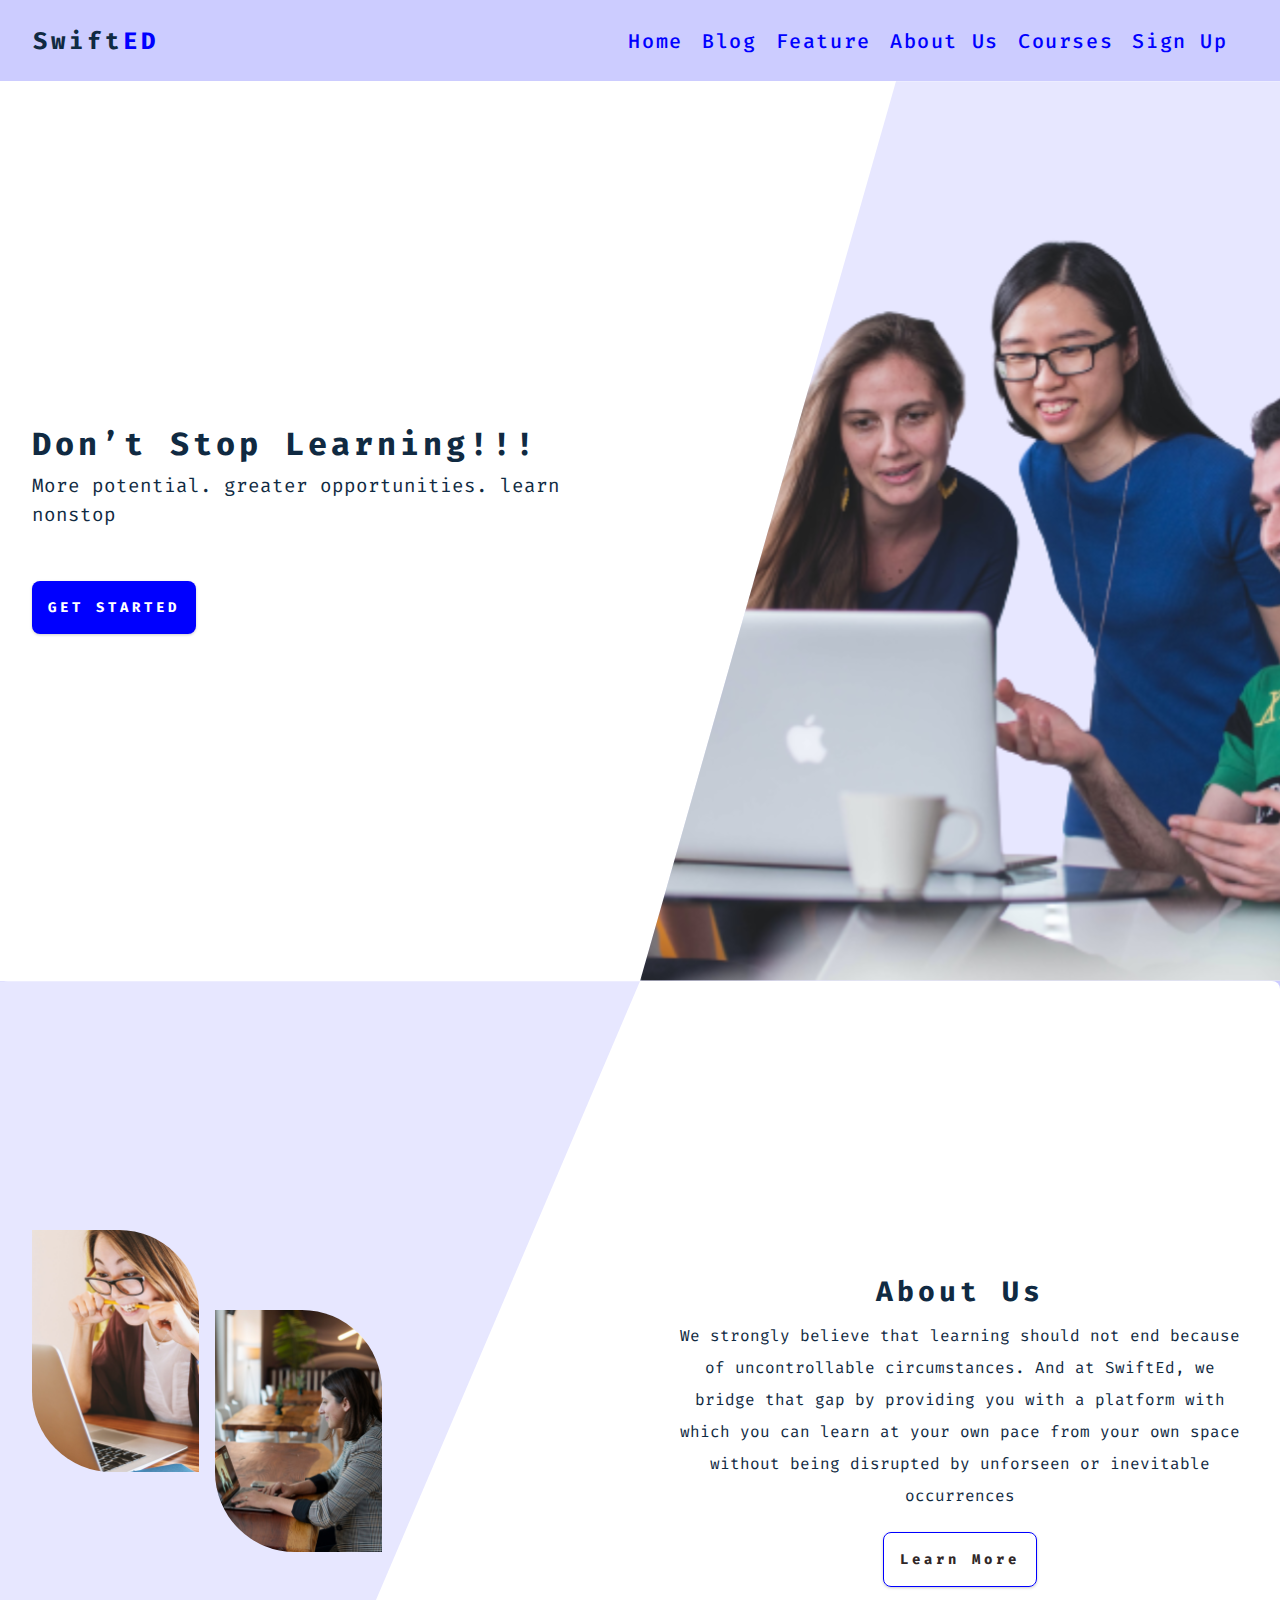
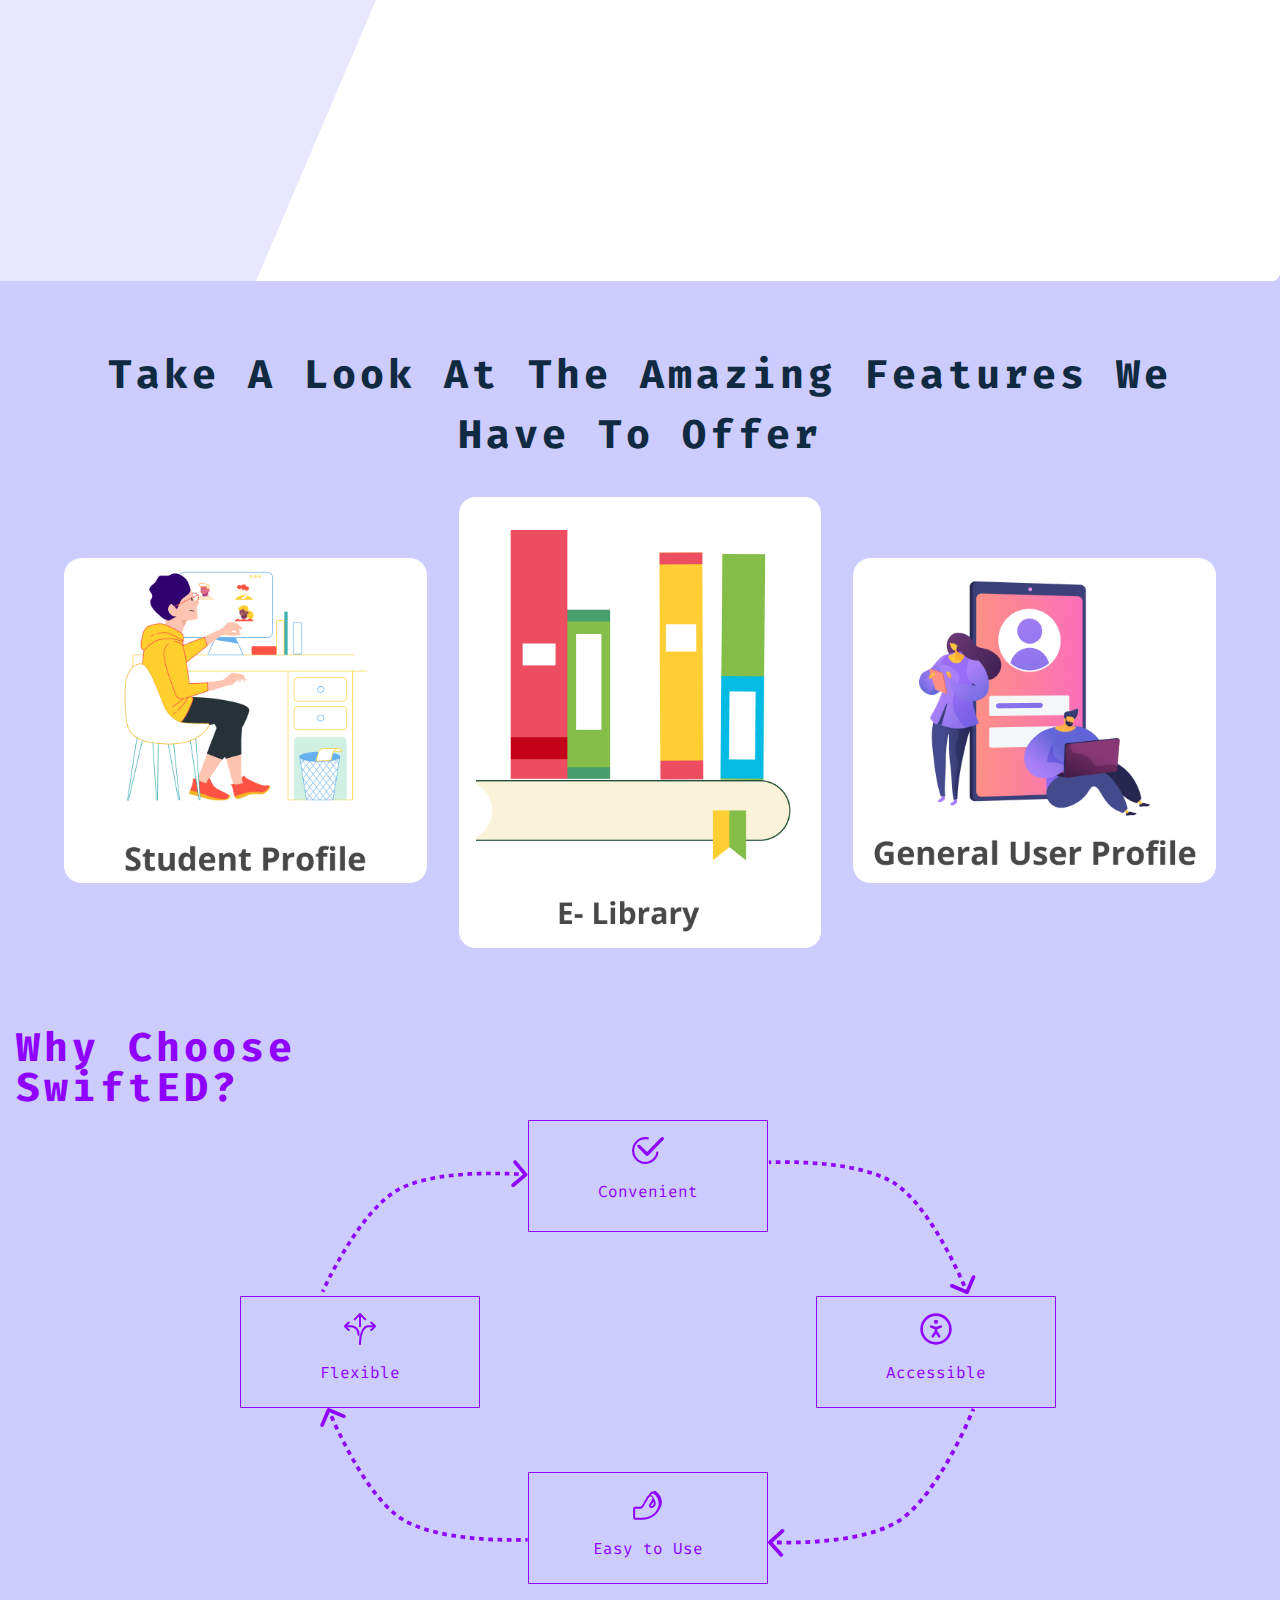
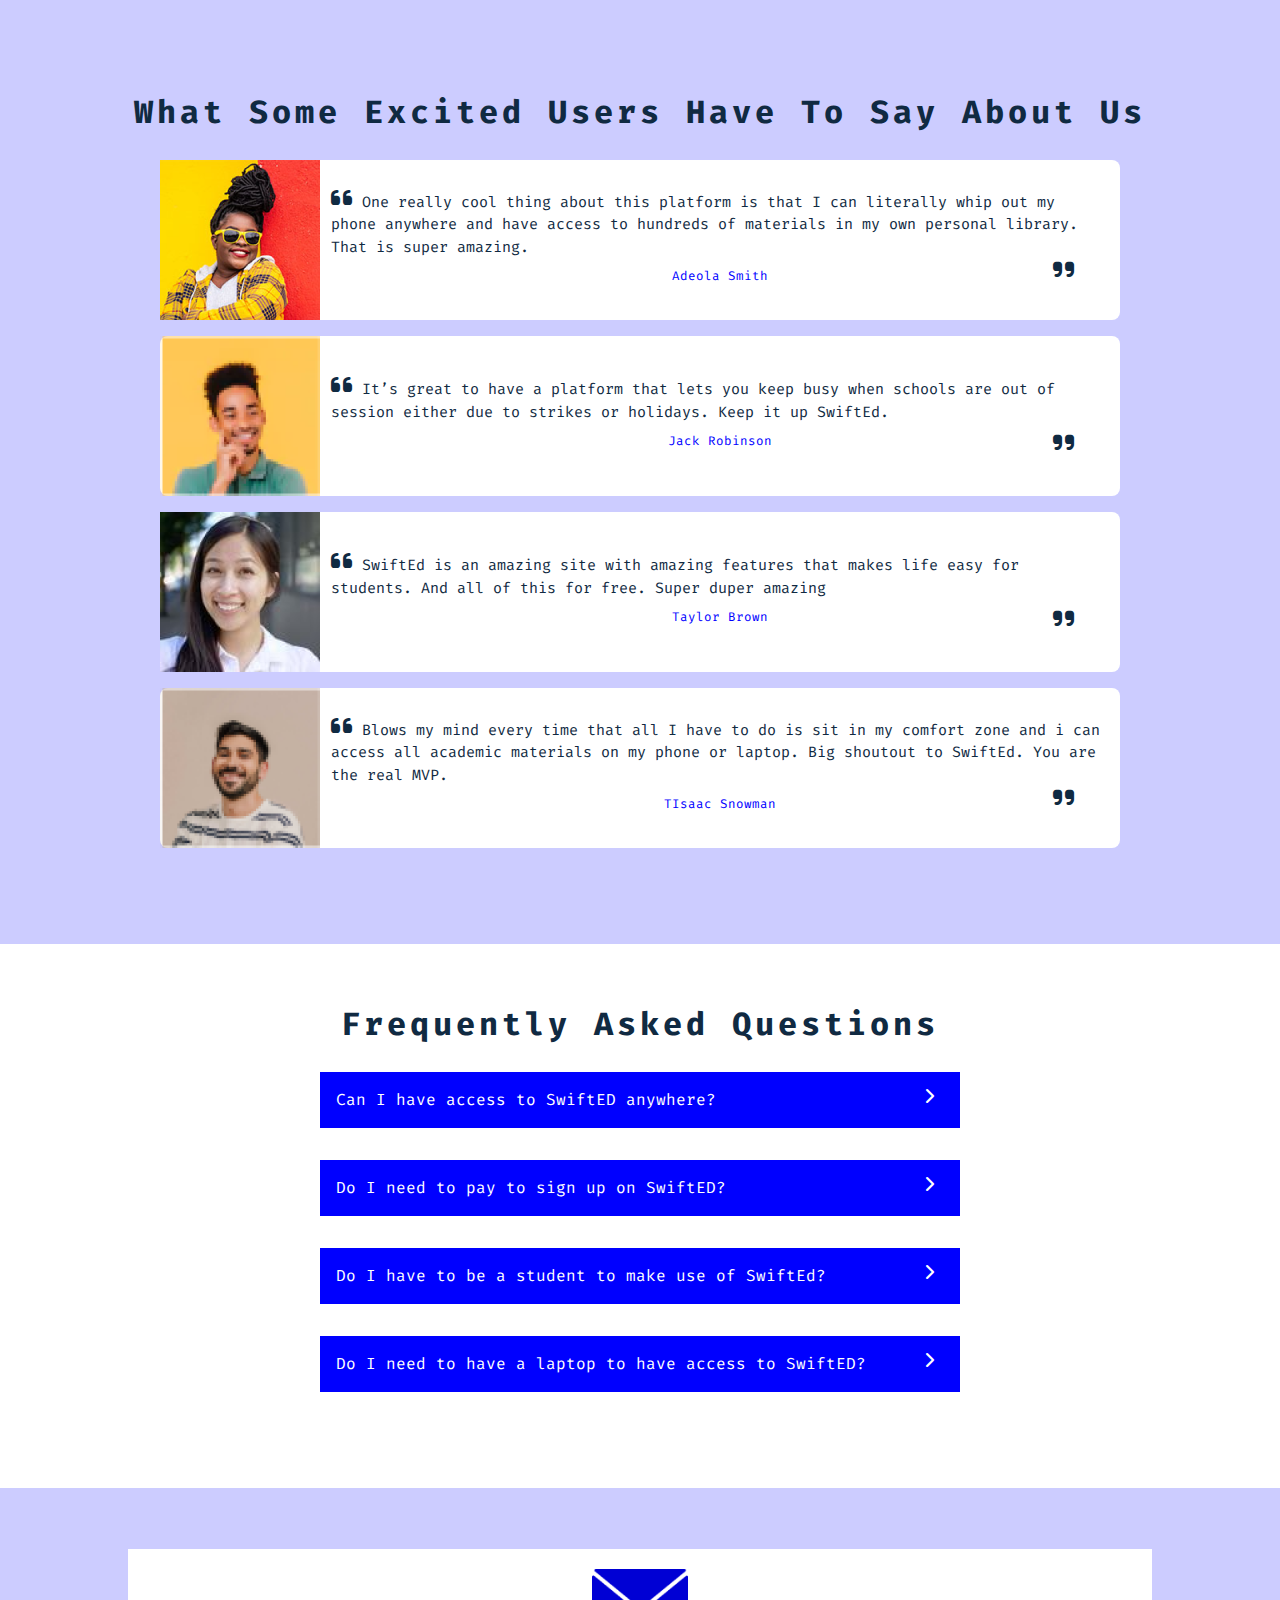
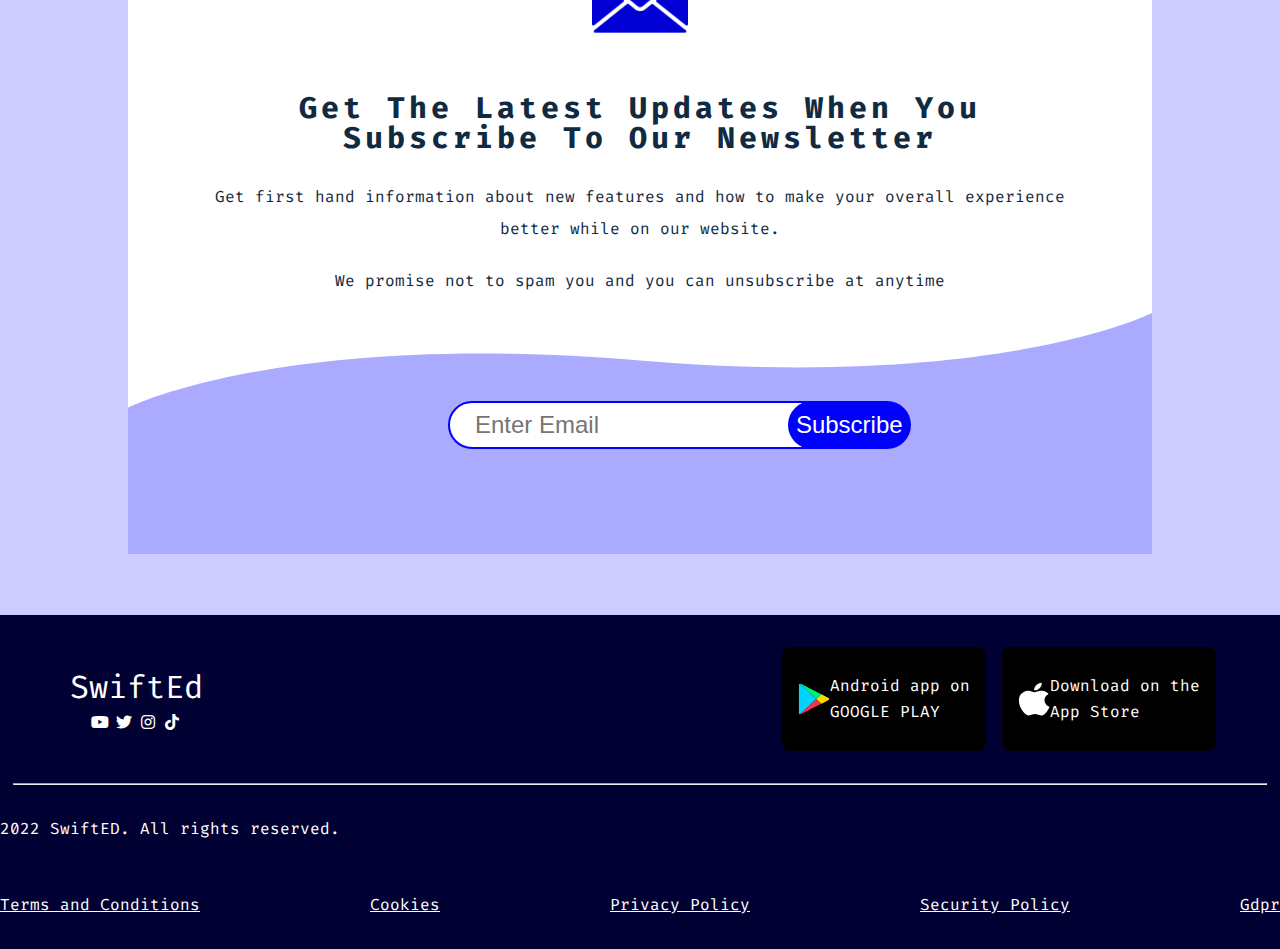
<file: index.html>
<!DOCTYPE html>
<html lang="en">
  <head>
    <meta charset="UTF-8" />
    <meta http-equiv="X-UA-Compatible" content="IE=edge" />
    <meta name="viewport" content="width=device-width, initial-scale=1.0" />
    <title>swiftED</title>
    <!-- Style css -->
    <link rel="stylesheet" href="style.css" />
    <link rel="stylesheet" href="styles.css">
    <!-- font awesome -->
    <link
      rel="stylesheet"
      href="https://cdnjs.cloudflare.com/ajax/libs/font-awesome/6.1.2/css/all.min.css"
    />
    
    <!-- fonts -->
    <link
      href="https://fonts.googleapis.com/css2?family=Fira+Code:wght@300;400;500&family=Heebo:wght@100;200;300;400;500&family=Hind+Siliguri:wght@300;400;500;600&family=Roboto:wght@300;400;500&display=swap"
      rel="stylesheet"
    />
    <!-- favicon -->
  </head>
  <body>
    <header>
      <!-- navbar -->
    <nav class="nav" id="nav">
      <div class="nav-center">
        <!-- nav header -->
        <div class="nav-header">
          <h4 class="logo">swift<span class="logo-span">ED</span></h4>
          <button type="button" class="nav-toggle">
            <i class="fas fa-bars"></i>
          </button>
        </div>

        <!-- nav-links -->
        <div class="nav-link">
        <ul class="nav-links">
          <li>
            <a href="index.html">home</a>
          </li>
          <li>
            <a href="blog.html">blog</a>
          </li>
          <li>
            <a href="feature.html">feature</a>
          </li>
          <li>
            <a href="about.html">about us</a>
          </li>
          <li>
            <a href="courses.html">courses</a>
          </li>
          <li class="sign-up-btn">
            <a href="signup.html">sign up</a>
          </li>
        </ul>
        </div>
      </div>
    </nav>
    <!-- end of navbar -->
      <!-- hero header -->
      <section class="hero-section">
        <div class="hero-center">
          <div class="hero-text">
            <h3 class="learning">Don’t stop learning!!!</h3>
            <p class="sub-text">
              More potential. greater opportunities. learn nonstop
            </p>
            <a href="login.html" class="btn hero-btn">get started</a>
          </div>
          <div class="hero-img">
            <img
              class="hero-bg-img"
              src="./images/hero-mage.svg"
              alt="hero image"
            />
          </div>
        </div>
      </section>
      <!-- end of hero header -->
    </header>

    <!-- About us section -->
    <section class="about-section">
      <div class="about-center">
        <div class="about-image">
          <div class="about-img-1">
            <img
              class="about-bg-img about-img-special-1"
              src="./images/about-1.png"
              alt="About image"
            />
          </div>
          <div class="about-img-2">
            <img
              class="about-bg-img about-img-special-2"
              src="./images/about-2.png"
              alt="About image"
            />
          </div>
        </div>
        <div class="about-info">
          <h3>About Us</h3>
          <p class="about-text">
            We strongly believe that learning should not end because of
            uncontrollable circumstances. And at SwiftEd, we bridge that gap by
            providing you with a platform with which you can learn at your own
            pace from your own space without being disrupted by unforseen or
            inevitable occurrences
          </p>
          <div class="about-button">
            <a href="contact.html" class="btn about-btn">Learn more</a>
          </div>
        </div>
      </div>
    </section>

    <!--End of  About us section -->
    <section>
      <div class="section-feature">
        <h2 class="section-title feature-text">
          Take a look at the amazing features we have to offer
        </h2>
        <div class="feature-center">
          <div class="feature feature-1">
            <a href="student-profile.html"
              ><img
                src="./images/student-profile.png"
                alt="student profile"
                class="feature-img"
              />
            </a>
          </div>
          <div class="feature feature-2">
            <a href="library.html"
              ><img
                src="./images/e-library.png"
                alt="e-library"
                class="feature-img"
              />
            </a>
          </div>
          <div class="feature feature-3">
            <a href="library.html"
              ><img
                class="feature-img"
                src="./images/general-user.png"
                alt="general user"
              />
            </a>
          </div>
        </div>
      </div>
    </section>
    <!-- Choose SwiftED -->
      <section class="choose-swiftEd">
      <h2>Why Choose SwiftED?</h2>
      <div class="why">
        <img src="./image/Arrow 1.svg" alt="" class="right" >
        <div class="convenient">
          <img src="./image/Group 87.svg" alt="">
          <p>Convenient</p>
        </div>
        <img src="./image/Arrow 5.svg" alt="" class="down">
        <div class="flexible">
          <img src="./image/Group 86.svg" alt="" class="">
          <p>Flexible</p>
        </div>
        <div class="accessible" style="grid-column: 3/4;">
          <img src="./image/Group.svg" alt="" class="">
          <p>Accessible</p>
        </div>
        <img src="./image/Arrow 2.svg" alt="" class="left">
        <div class="easy-to-use">
          <img src="./image/fluent-emoji-high-contrast_pinched-fingers.svg" alt="" class="">
          <p>Easy to Use</p>
        </div>
        <img src="./image/Arrow 4.svg" alt="" class="top">
      </div>
    </section>
    <!-- End of Choose SwiftED -->
    <section class="testimonial">
      <h3 class="section-title testimonial-text">
        What some excited users have to say about us
      </h3>
      <div class="general-testimonial">
        <!-- single testimonial -->
        <div class="testimonial-all">
          <div>
            <img class="test-img" src="./images/test-1.png" alt="test-1" />
          </div>
          <div class="test-text">
            <blockquote class="test-text">
              <i class="fas fa-quote-left"></i> One really cool thing about this
              platform is that I can literally whip out my phone anywhere and
              have access to hundreds of materials in my own personal library.
              That is super amazing.<i class="fas fa-quote-right"></i>
              <small>Adeola Smith</small>
            </blockquote>
          </div>
        </div>
        <!-- end of single testimonial -->
        <!-- single testimonial -->
        <div class="testimonial-all">
          <div>
            <img class="test-img" src="./images/test-2.png" alt="test-1" />
          </div>
          <div class="test-text">
            <blockquote class="test-text">
              <i class="fas fa-quote-left"></i> It’s great to have a platform
              that lets you keep busy when schools are out of session either due
              to strikes or holidays. Keep it up SwiftEd.
              <i class="fas fa-quote-right"></i> <small>Jack Robinson</small>
            </blockquote>
          </div>
        </div>
        <!-- end of single testimonial -->
        <!-- single testimonial -->
        <div class="testimonial-all">
          <div>
            <img class="test-img" src="./images/test-3.png" alt="test-3" />
          </div>
          <div class="test-text">
            <blockquote class="test-text">
              <i class="fas fa-quote-left"></i> SwiftEd is an amazing site with
              amazing features that makes life easy for students. And all of
              this for free. Super duper amazing<i
                class="fas fa-quote-right"
              ></i>
              <small>Taylor Brown</small>
            </blockquote>
          </div>
        </div>
        <!-- end of single testimonial -->
        <!-- single testimonial -->
        <div class="testimonial-all">
          <div>
            <img class="test-img" src="./images/test-4.png" alt="test-3" />
          </div>
          <div class="test-text">
            <blockquote class="test-text">
              <i class="fas fa-quote-left"></i> Blows my mind every time that
              all I have to do is sit in my comfort zone and i can access all
              academic materials on my phone or laptop. Big shoutout to SwiftEd.
              You are the real MVP.<i class="fas fa-quote-right"></i>
              <small>TIsaac Snowman</small>
            </blockquote>
          </div>
        </div>
        <!-- end of single testimonial -->
      </div>
    </section>
    <!-- faq section -->
    <section class="section-center faq">
      <!-- fa header -->
      <h3 class="section-title testimonial-text">frequently asked questions</h3>
      <div class="faq-main">
        <div class="faq-single">
          <span>Can I have access to SwiftED anywhere? </span>
          <a href="#"> <i class="fa-solid fa-chevron-right"></i> </a>
        </div>
        <div class="faq-single">
          <span>Do I need to pay to sign up on SwiftED? </span>
          <a href="#"> <i class="fa-solid fa-chevron-right"></i> </a>
        </div>
        <div class="faq-single">
          <span>Do I have to be a student to make use of SwiftEd? </span>
          <a href="#"> <i class="fa-solid fa-chevron-right"></i> </a>
        </div>
        <div class="faq-single">
          <span>Do I need to have a laptop to have access to SwiftED? </span>
          <a href="#"> <i class="fa-solid fa-chevron-right"></i> </a>
        </div>
      </div>
    </section>
    <!-- end of faq section -->
    <!-- subscribe section -->
    <div class="main-sub">
      <div class="subscribe">
        <div class="subscribe-img">
          <img class="sub-img" src="./images/email.png" alt="" />
          <!--  <img class="sub-img img-two" src="./images/email-inner.png" alt=""> -->
        </div>
        <div class="subscribe-text">
          <div class="sub-logo">
            <i class="fa fa-envelope-o" aria-hidden="true"></i>
          </div>
          <h4 class="sub-head">
            Get the latest updates when you subscribe to our newsletter
          </h4>
          <p class="sub-text-1">
            Get first hand information about new features and how to make your
            overall experience better while on our website.
          </p>
          <p class="sub-text-2">
            We promise not to spam you and you can unsubscribe at anytime
          </p>
        </div>
        <div class="mail-foot">
          <div class="form">
            <form action="#" class="email-subscribe">
              <div class="submit-bar">
                <div class="box">
                  <input type="text" name="email" placeholder="enter email" />
                  <input type="submit" name="submit" value="subscribe" />
                </div>
              </div>
            </form>
          </div>
          <img class="foot-img" src="./images/mailfoot.svg" alt="" />
        </div>
      </div>
    </div>
   
    <!-- end of subscribe section -->
    <footer>
      <div class="footer-top">
        <div class="socials">
          <p>SwiftEd</p>
          <a href="#" style="grid-column: 2;"><i class="fa-brands fa-youtube"></i></a>
          <a href="#"><i class="fa-brands fa-twitter"></i></a>
          <a href="#"><i class="fa-brands fa-instagram"></i></a>
          <a href="#"><i class="fa-brands fa-tiktok"></i></a>
        </div>
        <div class="download-app">
          <a href="#">
            <img src="./image/Group 22.svg" alt="">
            <div class="link">
              Android app on <span>GOOGLE PLAY</span>
            </div>
          </a>
          <a href="#">
            <img src="./image/Vector.svg" alt="">
            <div class="link">
              Download on the <span>App Store</span>
            </div>
          </a>
        </div>
      </div>
      </div>
      <hr>
      <div class="footer-bottom">
        <p>2022 SwiftED. All rights reserved.</p>
        <nav>
          <a href="#">Terms and Conditions</a>
          <a href="#">Cookies</a>
          <a href="#">Privacy Policy</a>
          <a href="#">Security Policy</a>
          <a href="#">Gdpr</a>
        </nav>
      </div>
    </footer>
    <script src="navbar.js"></script>
  </body>
</html>
</file>
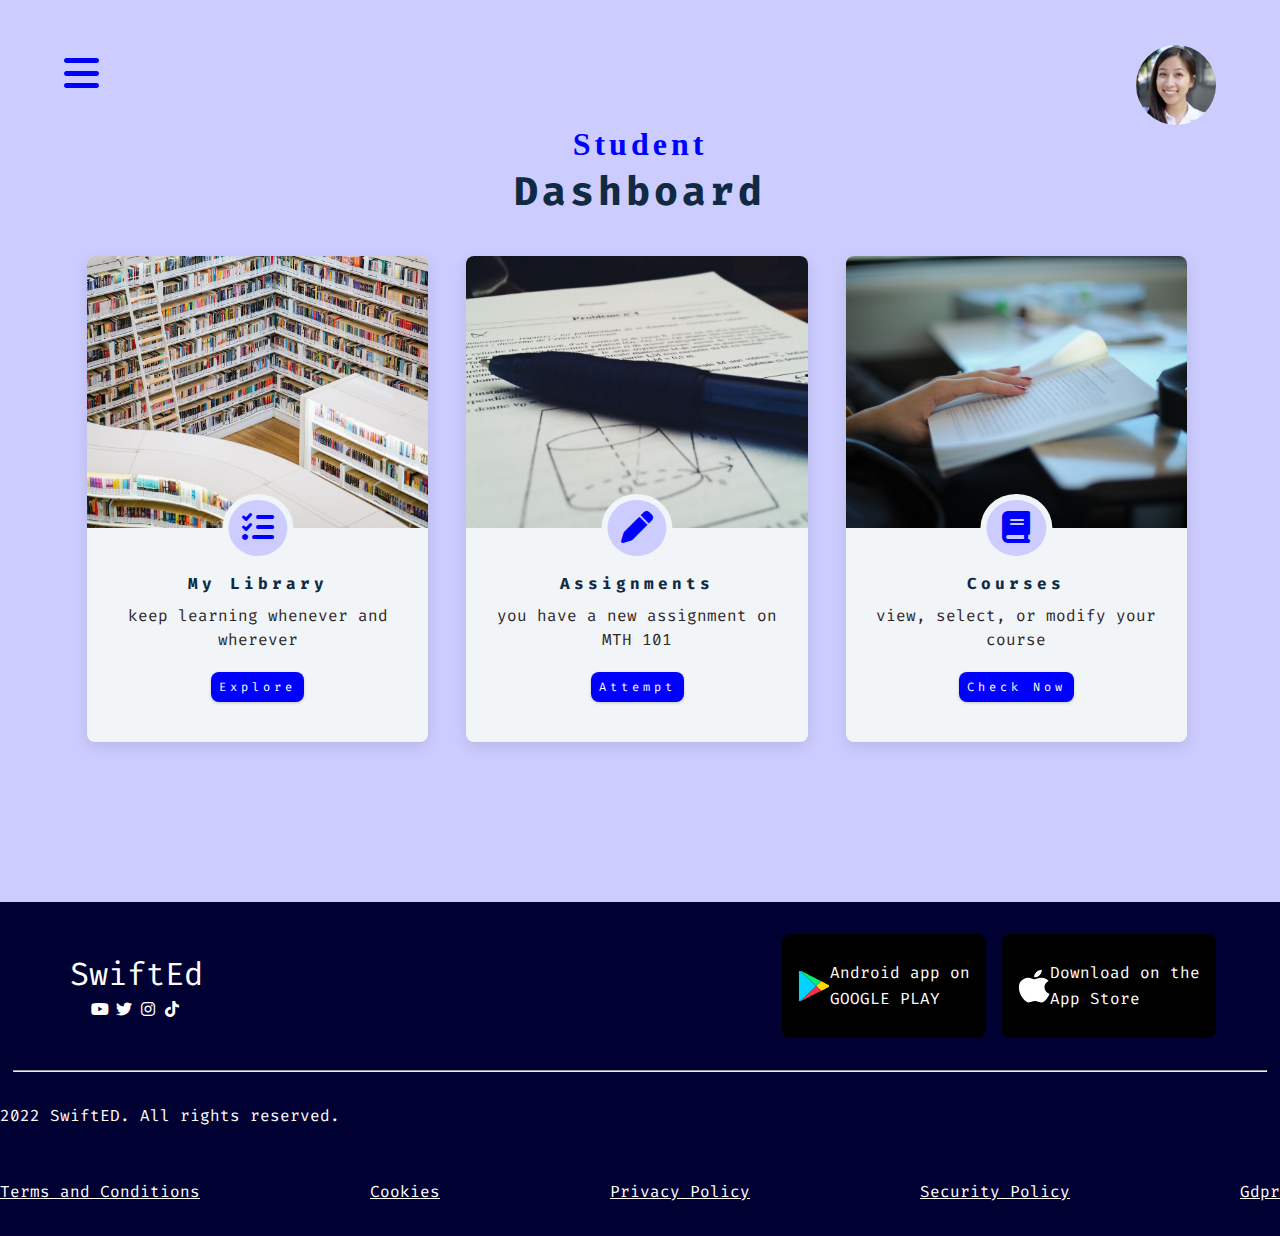
<file: dashboard.html>
<!DOCTYPE html>
<html lang="en">
  <head>
    <meta charset="UTF-8" />
    <meta http-equiv="X-UA-Compatible" content="IE=edge" />
    <meta name="viewport" content="width=device-width, initial-scale=1.0" />
    <title>Dashboard</title>
    <!-- Style css -->
    <link rel="stylesheet" href="styles.css" />
    <link rel="stylesheet" href="form.css" />
    <link rel="stylesheet" href="st-db.css" />


    <!-- font awesome -->
    <link
      rel="stylesheet"
      href="https://cdnjs.cloudflare.com/ajax/libs/font-awesome/6.2.0/css/all.min.css"
    />

    
    <link
      href="https://fonts.googleapis.com/css2?family=Fira+Code:wght@300;400;500&family=Heebo:wght@100;200;300;400;500&family=Hind+Siliguri:wght@300;400;500;600&family=Roboto:wght@300;400;500&display=swap"
      rel="stylesheet"
    />
    <!-- favicon -->
    <link
      rel="shortcut icon"
      href="./Images/favicon-32x32.png"
      type="image/x-icon"
    />
  </head>
  <body>
    <header>
      <!-- nav button -->
    <div class="nav-bar">
      <span class="nav-btn" id="nav-btn">
        <i class="fas fa-bars"></i>
      </span>
      <span class="user-pics" id="nav-btn">
       <a href="profile.html"> <img class="user-img" src="./images/test-3.png" alt=""></a>
      </span>
    </div>
    <nav class="navbar" id="navbar">
      <div class="navbar-header">
        <span class="nav-close" id="nav-close">
          <i class="fas fa-times"></i>
        </span>
      </div>
      
      <ul class="nav-items">
        <li><a href="dashboard.html" class="nav-link"> dashboard</a></li>
        <li><a href="courses.html" class="nav-link">  <i class="fa-thin fa-chart-tree-map"></i></i> course</a></li>
        <li><a href="notification.html" class="nav-link"> notification</a></li>
        <li><a href="profile.html" class="nav-link">profile</a></li>
      </ul>
    </nav>
    </header>
    <!-- Main Content -->
    <section class="section-center">
      <!-- services -->
    <section class="services">
      <!-- section title -->
      <div class="section-title services-title">
        <h3>student</h3>
        <h2>dashboard</h2>
      </div>
      <!-- end of section title -->
      <div class="section-center clearfix">
        <!-- single card -->
        <article class="service-card">
          <!-- img container -->
          <div class="service-img-container">
            <!-- img -->
            <img
              src="./images/library.jpg"
              class="service-img"
              alt="single service"
            />
            <!-- service icon -->
            <span class="service-icon">
              <i class="fas fa-tasks fa-fw"></i>
            </span>
          </div>
          <!-- service info -->
          <div class="service-info">
            <h4>my library</h4>
            <p>
             keep learning whenever and wherever 
            </p>
            <a href="library.html" class="btn service-btn">explore</a>
          </div>
        </article>
        <!--end of  single card -->
        <!-- single card -->
        <article class="service-card">
          <!-- img container -->
          <div class="service-img-container">
            <!-- img -->
            <img
              src="./images/assignment.jpg"
              class="service-img"
              alt="single service"
            />
            <!-- service icon -->
            <span class="service-icon">
              <i class="fa fa-pen fa-fw"></i>
            </span>
          </div>
          <!-- service info -->
          <div class="service-info">
            <h4>assignments</h4>
            <p>
             you have a new assignment on MTH 101
            </p>
            <a href="assignment.html" class="btn service-btn">attempt</a>
          </div>
        </article>
        <!--end of  single card -->
        <!-- single card -->
        <article class="service-card">
          <!-- img container -->
          <div class="service-img-container">
            <!-- img -->
            <img
              src="./images/study.jpg"
              class="service-img"
              alt="single service"
            />
            <!-- service icon -->
            <span class="service-icon">
              <i class="fas fa-book fa-fw"></i>
            </span>
          </div>
          <!-- service info -->
          <div class="service-info">
            <h4>courses</h4>
            <p>
              view, select, or modify your course
            </p>
            <a href="courses.html" class="btn service-btn">check now</a>
          </div>
        </article>
        <!--end of  single card -->
      </div>
    </section>
    <!-- end of services -->
    </section>
    
     <footer>
      <div class="footer-top">
        <div class="socials">
          <p>SwiftEd</p>
          <a href="#" style="grid-column: 2;"><i class="fa-brands fa-youtube"></i></a>
          <a href="#"><i class="fa-brands fa-twitter"></i></a>
          <a href="#"><i class="fa-brands fa-instagram"></i></a>
          <a href="#"><i class="fa-brands fa-tiktok"></i></a>
        </div>
        <div class="download-app">
          <a href="#">
            <img src="./image/Group 22.svg" alt="">
            <div class="link">
              Android app on <span>GOOGLE PLAY</span>
            </div>
          </a>
          <a href="#">
            <img src="./image/Vector.svg" alt="">
            <div class="link">
              Download on the <span>App Store</span>
            </div>
          </a>
        </div>
      </div>
      </div>
      <hr>
      <div class="footer-bottom">
        <p>2022 SwiftED. All rights reserved.</p>
        <nav>
          <a href="#">Terms and Conditions</a>
          <a href="#">Cookies</a>
          <a href="#">Privacy Policy</a>
          <a href="#">Security Policy</a>
          <a href="#">Gdpr</a>
        </nav>
      </div>
    </footer>
    <script src="navicon.js"></script>
    
  </body>
</html>
</file>
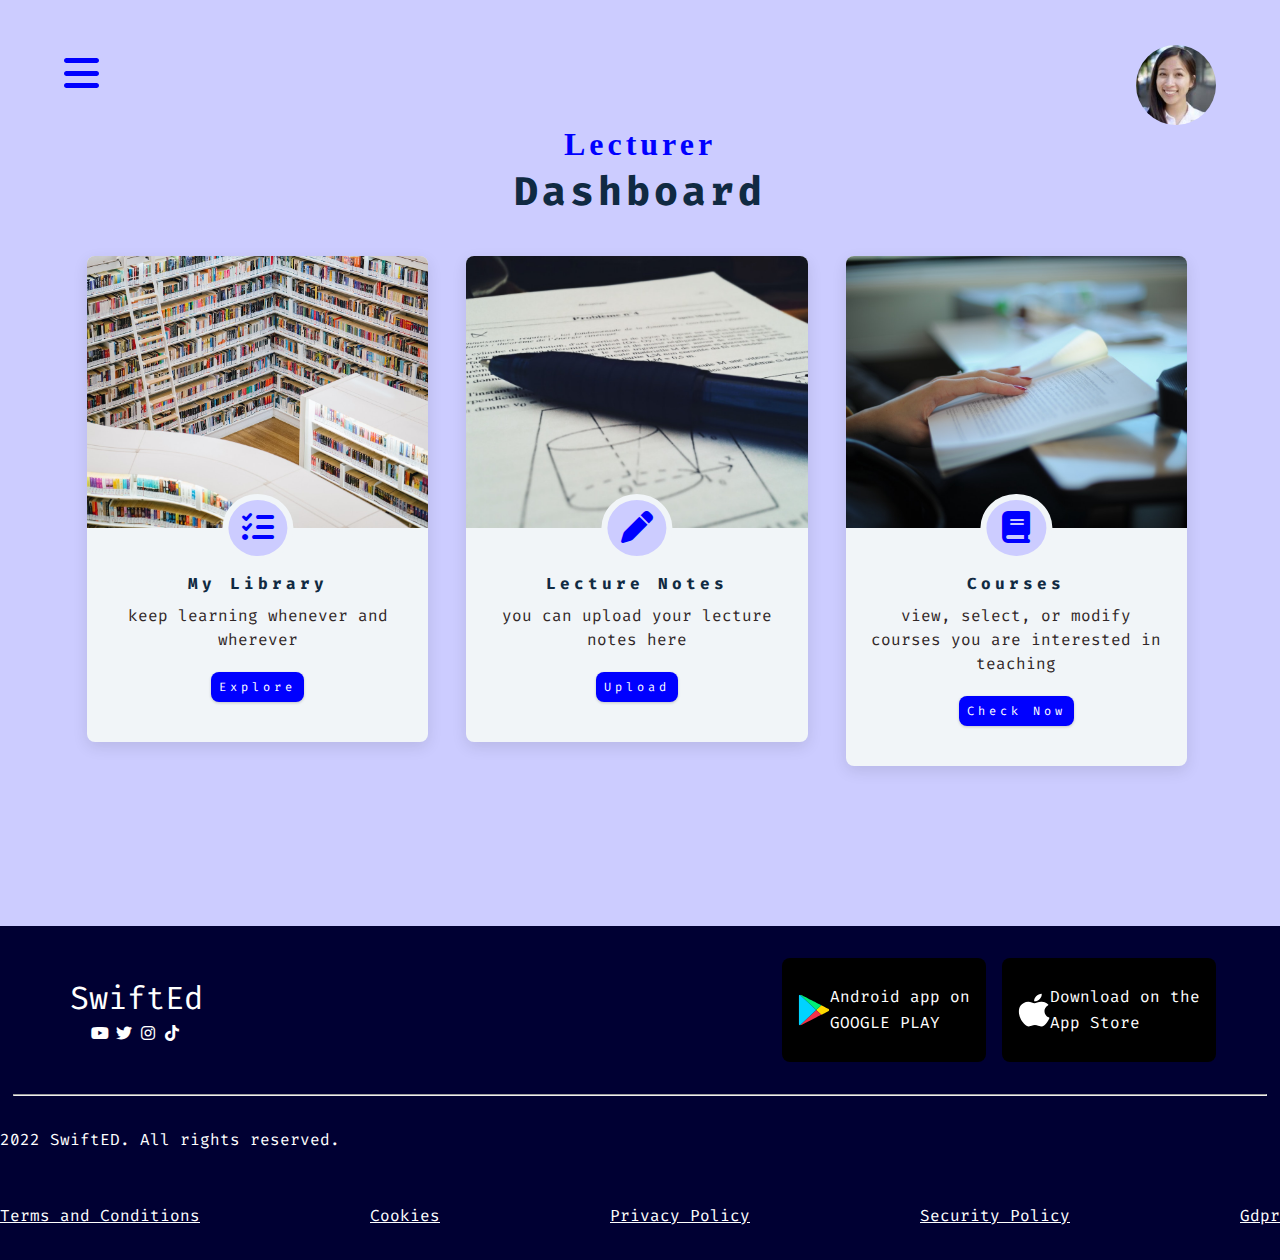
<file: lecturer-dashboard.html>
<!DOCTYPE html>
<html lang="en">
  <head>
    <meta charset="UTF-8" />
    <meta http-equiv="X-UA-Compatible" content="IE=edge" />
    <meta name="viewport" content="width=device-width, initial-scale=1.0" />
    <title>Dashboard</title>
    <!-- Style css -->
    <link rel="stylesheet" href="styles.css" />
    <link rel="stylesheet" href="form.css" />
    <link rel="stylesheet" href="st-db.css" />


    <!-- font awesome -->
    <link
      rel="stylesheet"
      href="https://cdnjs.cloudflare.com/ajax/libs/font-awesome/6.2.0/css/all.min.css"
    />

    
    <link
      href="https://fonts.googleapis.com/css2?family=Fira+Code:wght@300;400;500&family=Heebo:wght@100;200;300;400;500&family=Hind+Siliguri:wght@300;400;500;600&family=Roboto:wght@300;400;500&display=swap"
      rel="stylesheet"
    />
    <!-- favicon -->
    <link
      rel="shortcut icon"
      href="./Images/favicon-32x32.png"
      type="image/x-icon"
    />
  </head>
  <body>
    <header>
      <!-- nav button -->
    <div class="nav-bar">
      <span class="nav-btn" id="nav-btn">
        <i class="fas fa-bars"></i>
      </span>
      <span class="user-pics" id="nav-btn">
       <a href="profile.html"> <img class="user-img" src="./images/test-3.png" alt=""></a>
      </span>
    </div>
    <nav class="navbar" id="navbar">
      <div class="navbar-header">
        <span class="nav-close" id="nav-close">
          <i class="fas fa-times"></i>
        </span>
      </div>
      
      <ul class="nav-items">
        <li><a href="lecturer-dashboard.html" class="nav-link"> dashboard</a></li>
        <li><a href="courses.html" class="nav-link">  <i class="fa-thin fa-chart-tree-map"></i></i> course</a></li>
        <li><a href="notification.html" class="nav-link"> notification</a></li>
        <li><a href="lecturer-profile.html" class="nav-link">profile</a></li>
        <li><a href="login.html" class="nav-link">log out</a></li>
      </ul>
    </nav>
    </header>
    <!-- Main Content -->
    <section class="section-center">
      <!-- services -->
    <section class="services">
      <!-- section title -->
      <div class="section-title services-title">
        <h3>lecturer</h3>
        <h2>dashboard</h2>
      </div>
      <!-- end of section title -->
      <div class="section-center clearfix">
        <!-- single card -->
        <article class="service-card">
          <!-- img container -->
          <div class="service-img-container">
            <!-- img -->
            <img
              src="./images/library.jpg"
              class="service-img"
              alt="single service"
            />
            <!-- service icon -->
            <span class="service-icon">
              <i class="fas fa-tasks fa-fw"></i>
            </span>
          </div>
          <!-- service info -->
          <div class="service-info">
            <h4>my library</h4>
            <p>
             keep learning whenever and wherever 
            </p>
            <a href="#" class="btn service-btn">explore</a>
          </div>
        </article>
        <!--end of  single card -->
        <!-- single card -->
        <article class="service-card">
          <!-- img container -->
          <div class="service-img-container">
            <!-- img -->
            <img
              src="./images/assignment.jpg"
              class="service-img"
              alt="single service"
            />
            <!-- service icon -->
            <span class="service-icon">
              <i class="fa fa-pen fa-fw"></i>
            </span>
          </div>
          <!-- service info -->
          <div class="service-info">
            <h4>lecture notes</h4>
            <p>
             you can upload your lecture notes here
            </p>
            <a href="#" class="btn service-btn">upload</a>
          </div>
        </article>
        <!--end of  single card -->
        <!-- single card -->
        <article class="service-card">
          <!-- img container -->
          <div class="service-img-container">
            <!-- img -->
            <img
              src="./images/study.jpg"
              class="service-img"
              alt="single service"
            />
            <!-- service icon -->
            <span class="service-icon">
              <i class="fas fa-book fa-fw"></i>
            </span>
          </div>
          <!-- service info -->
          <div class="service-info">
            <h4>courses</h4>
            <p>
              view, select, or modify courses you are interested in teaching
            </p>
            <a href="#" class="btn service-btn">check now</a>
          </div>
        </article>
        <!--end of  single card -->
      </div>
    </section>
    <!-- end of services -->
    </section>
    
     <footer>
      <div class="footer-top">
        <div class="socials">
          <p>SwiftEd</p>
          <a href="#" style="grid-column: 2;"><i class="fa-brands fa-youtube"></i></a>
          <a href="#"><i class="fa-brands fa-twitter"></i></a>
          <a href="#"><i class="fa-brands fa-instagram"></i></a>
          <a href="#"><i class="fa-brands fa-tiktok"></i></a>
        </div>
        <div class="download-app">
          <a href="#">
            <img src="./image/Group 22.svg" alt="">
            <div class="link">
              Android app on <span>GOOGLE PLAY</span>
            </div>
          </a>
          <a href="#">
            <img src="./image/Vector.svg" alt="">
            <div class="link">
              Download on the <span>App Store</span>
            </div>
          </a>
        </div>
      </div>
      </div>
      <hr>
      <div class="footer-bottom">
        <p>2022 SwiftED. All rights reserved.</p>
        <nav>
          <a href="#">Terms and Conditions</a>
          <a href="#">Cookies</a>
          <a href="#">Privacy Policy</a>
          <a href="#">Security Policy</a>
          <a href="#">Gdpr</a>
        </nav>
      </div>
    </footer>
    <script src="navicon.js"></script>
    
  </body>
</html>
</file>
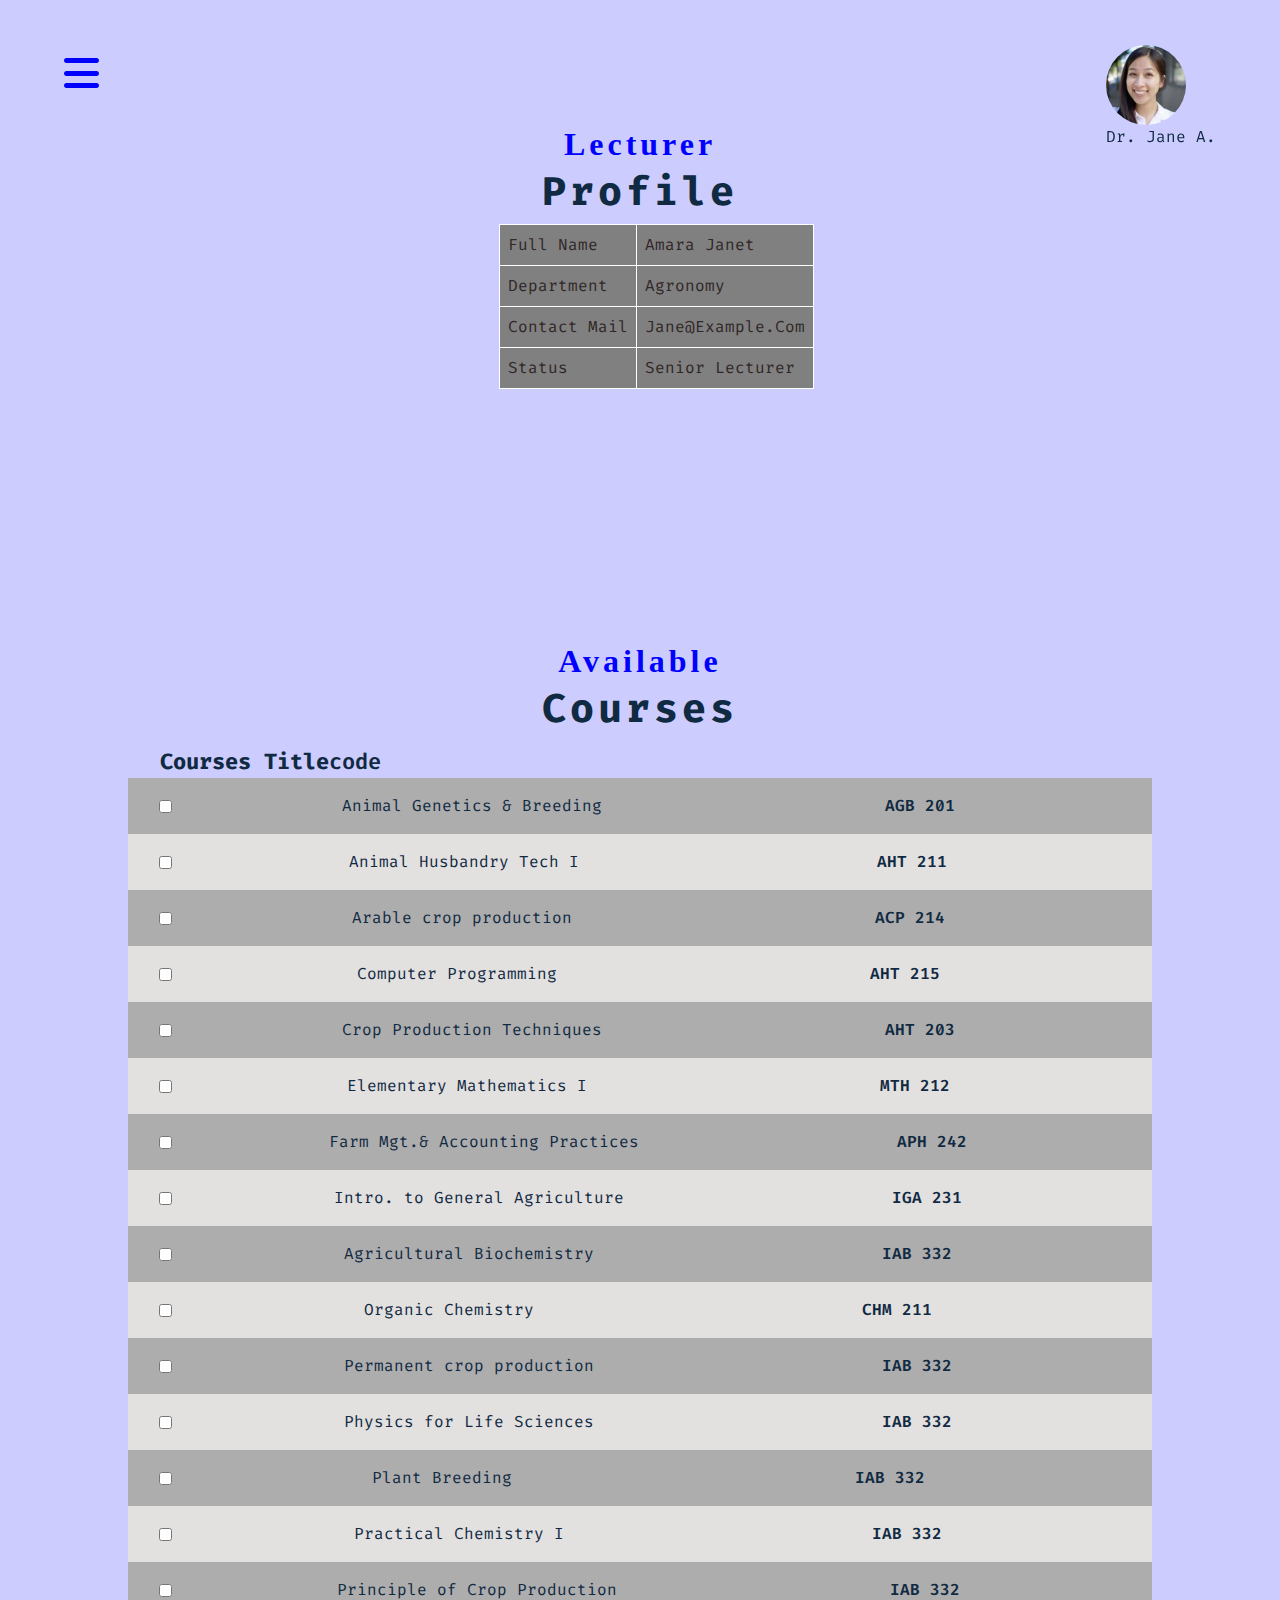
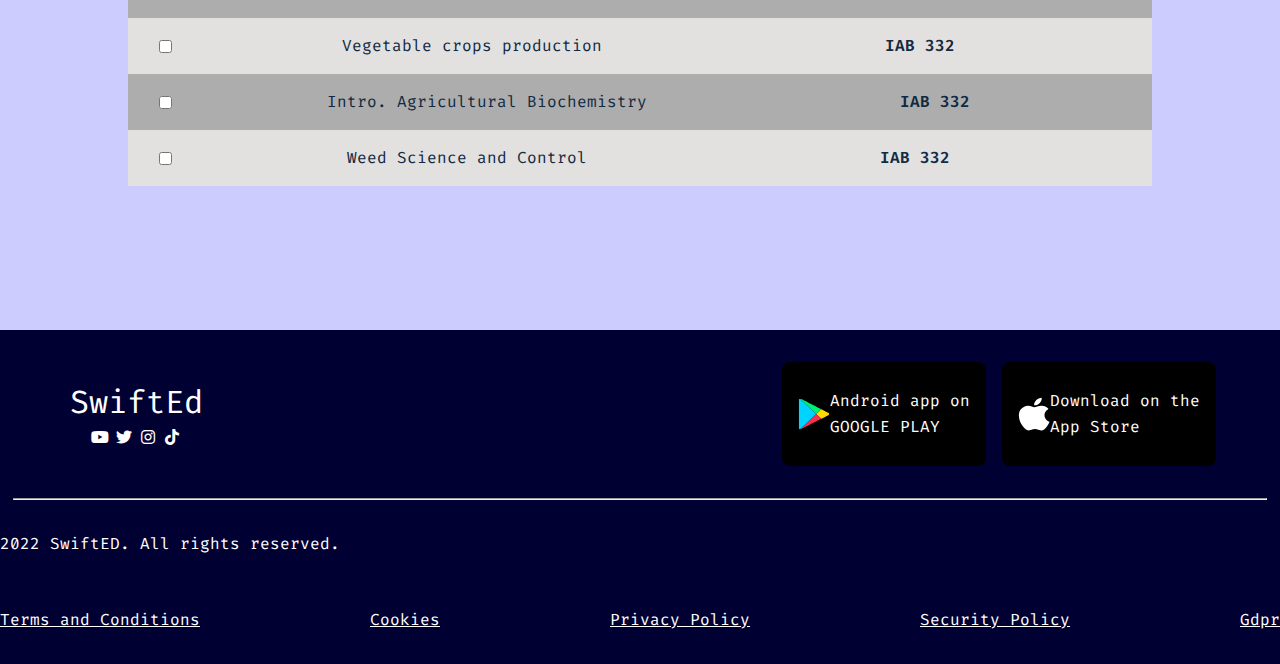
<file: lecturer-profile.html>
<!DOCTYPE html>
<html lang="en">
  <head>
    <meta charset="UTF-8" />
    <meta http-equiv="X-UA-Compatible" content="IE=edge" />
    <meta name="viewport" content="width=device-width, initial-scale=1.0" />
    <title>Dashboard</title>
    <!-- Style css -->
    <link rel="stylesheet" href="styles.css" />
    <link rel="stylesheet" href="form.css" />
    <link rel="stylesheet" href="st-db.css" />
    <link rel="stylesheet" href="profile.css">


    <!-- font awesome -->
    <link
      rel="stylesheet"
      href="https://cdnjs.cloudflare.com/ajax/libs/font-awesome/6.2.0/css/all.min.css"
    />

    
    <link
      href="https://fonts.googleapis.com/css2?family=Fira+Code:wght@300;400;500&family=Heebo:wght@100;200;300;400;500&family=Hind+Siliguri:wght@300;400;500;600&family=Roboto:wght@300;400;500&display=swap"
      rel="stylesheet"
    />
    <!-- favicon -->
    <link
      rel="shortcut icon"
      href="./Images/favicon-32x32.png"
      type="image/x-icon"
    />
  </head>
  <body>
    <header>
      <!-- nav button -->
    <div class="nav-bar">
      <span class="nav-btn" id="nav-btn">
        <i class="fas fa-bars"></i>
      </span>
      <span class="user-pics" id="nav-btn">
       <a href="profile.html"> <img class="user-img" src="./images/test-3.png" alt=""></a>
       <span class="st-name">Dr. Jane A.</span>
      </span>
    </div>
    <nav class="navbar" id="navbar">
      <div class="navbar-header">
        <span class="nav-close" id="nav-close">
          <i class="fas fa-times"></i>
        </span>
      </div>
      
      <ul class="nav-items">
        <li><a href="lecturer-dashboard.html" class="nav-link"> dashboard</a></li>
        <li><a href="#" class="nav-link">  <i class="fa-thin fa-chart-tree-map"></i></i> course</a></li>
        <li><a href="#" class="nav-link"> notification</a></li>
        <li><a href="lecturer-profile.html" class="nav-link">profile</a></li>
        <li><a href="login.html" class="nav-link">log out</a></li>
      </ul>
    </nav>
    </header>
    <!-- Main Content -->
    <section class="section-center">
      <!-- services -->
    <section class="services">
      <!-- section title -->
      <div class="section-title services-title">
        <h3>lecturer</h3>
        <h2>profile</h2>
      </div>
      <!-- end of section title -->
      <div class=" section-center student-profile clearfix">
        <table class="profile-data" border="1px">
         <tr>
          <td class="st-data">full name</td>
          <td class="st-data">Amara Janet</td>
          <!-- <td rowspan="4"><img class="profile-img" src="./images/test-3.png" alt=""></td> -->
         </tr>
         <tr>
          <td class="st-data">department</td>
          <td class="st-data">Agronomy</td>
         </tr>
         <tr >
          <td class="st-data">contact mail</td>
          <td class="st-data">jane@example.com</td>
         </tr>
         <tr>
          <td class="st-data">status</td>
          <td class="st-data">senior lecturer</td>
         </tr>
        </table>
      </div>
    </section>
    <!-- end of services -->
    </section>
    <!-- Courses -->
    <section class="section-center">
      <!-- services -->
    <section class="services">
      <!-- section title -->
      <div class="section-title services-title">
        <h3>Available</h3>
        <h2>courses</h2>
      </div>
      <!-- end of section title -->
      <div class="courses clearfix">
       <div class="course-selection">
        <ul class="agro-courses">
         <div class="title-head">
            <li class="course-title">
             <strong>courses title<span class="c-code" >code</span></strong> 
            </li>
          </div>
            <li class="odd">
             <input type="checkbox" class="course-check"  name="check"/>
             <div class="text">
                <div>Animal Genetics & Breeding</div>
                <span class="c-code codes-cour">AGB 201</span>
             </div> 
            </li>
            <li class="even">
             <input type="checkbox" class="course-check"  name="check"/>
             <div class="text">Animal Husbandry Tech I <span class="c-code codes-cour">AHT 211</span></div>
            </li>
            <li class="odd">
             <input type="checkbox" class="course-check"  name="check"/>
             <div class="text">Arable crop production <span class="c-code codes-cour">ACP 214</span></div>
            </li>
            <li class="even">
             <input type="checkbox" class="course-check" name="check"/>
             <div class="text">Computer Programming <span class="c-code codes-cour">AHT 215</span></div>
            </li>
            <li class="odd">
             <input type="checkbox" class="course-check"  name="check"/>
             <div class="text">Crop Production Techniques <span class="c-code codes-cour">AHT 203</span></div>
            </li>
            <li class="even">
             <input type="checkbox" class="course-check"  name="check"/>
             <div class="text">Elementary Mathematics I <span class="c-code codes-cour">MTH 212</span></div>
            </li>
            <li class="odd">
             <input type="checkbox" class="course-check"  name="check"/>
             <div class="text">Farm Mgt.& Accounting Practices <span class="c-code codes-cour">APH 242</span></div>
            </li>
            <li class="even">
             <input type="checkbox" class="course-check"  name="check"/>
             <div class="text">Intro. to General Agriculture<span class="c-code codes-cour">IGA 231</span></div>
            </li>
            <li class="odd">
             <input type="checkbox" class="course-check"  name="check"/>
             <div class="text">Agricultural Biochemistry <span class="c-code codes-cour">IAB 332</span></div>
            </li>
            <li class="even">
             <input type="checkbox" class="course-check"  name="check"/>
             <div class="text">Organic Chemistry <span class="c-code codes-cour">CHM 211</span></div>
            </li>
            <li class="odd">
             <input type="checkbox" class="course-check"  name="check"/>
             <div class="text">Permanent crop production <span class="c-code codes-cour">IAB 332</span></div>
            </li>
            <li class="even">
             <input type="checkbox" class="course-check"  name="check"/>
             <div class="text">Physics for Life Sciences <span class="c-code codes-cour">IAB 332</span></div>
            </li>
            <li class="odd">
             <input type="checkbox" class="course-check"  name="check"/>
             <div class="text">Plant Breeding <span class="c-code codes-cour">IAB 332</span></div>
            </li>
            <li class="even">
             <input type="checkbox" class="course-check"  name="check"/>
             <div class="text">Practical Chemistry I <span class="c-code codes-cour">IAB 332</span></div>
            </li>
            <li class="odd">
             <input type="checkbox" class="course-check"  name="check"/>
             <div class="text">Principle of Crop Production <span class="c-code codes-cour">IAB 332</span></div>
            </li>
            <li class="even">
             <input type="checkbox" class="course-check"  name="check"/>
             <div class="text">Vegetable crops production  <span class="c-code codes-cour">IAB 332</span></div>
            </li>
            <li class="odd">
             <input type="checkbox" class="course-check"  name="check"/>
             <div class="text">Intro. Agricultural Biochemistry <span class="c-code codes-cour">IAB 332</span></div>
            </li>
            <li class="even">
             <input type="checkbox" class="course-check"  name="check"/>
             <div class="text">Weed Science and Control <span class="c-code codes-cour">IAB 332</span></div>
            </li>
        </ul>
        </div>
      </div>
    </section>
    <!-- end of services -->
    </section>

 
         <footer>
      <div class="footer-top">
        <div class="socials">
          <p>SwiftEd</p>
          <a href="#" style="grid-column: 2;"><i class="fa-brands fa-youtube"></i></a>
          <a href="#"><i class="fa-brands fa-twitter"></i></a>
          <a href="#"><i class="fa-brands fa-instagram"></i></a>
          <a href="#"><i class="fa-brands fa-tiktok"></i></a>
        </div>
        <div class="download-app">
          <a href="#">
            <img src="./image/Group 22.svg" alt="">
            <div class="link">
              Android app on <span>GOOGLE PLAY</span>
            </div>
          </a>
          <a href="#">
            <img src="./image/Vector.svg" alt="">
            <div class="link">
              Download on the <span>App Store</span>
            </div>
          </a>
        </div>
      </div>
      </div>
      <hr>
      <div class="footer-bottom">
        <p>2022 SwiftED. All rights reserved.</p>
        <nav>
          <a href="#">Terms and Conditions</a>
          <a href="#">Cookies</a>
          <a href="#">Privacy Policy</a>
          <a href="#">Security Policy</a>
          <a href="#">Gdpr</a>
        </nav>
      </div>
    </footer>
    <script src="navicon.js"></script>
    
  </body>
</html>
</file>
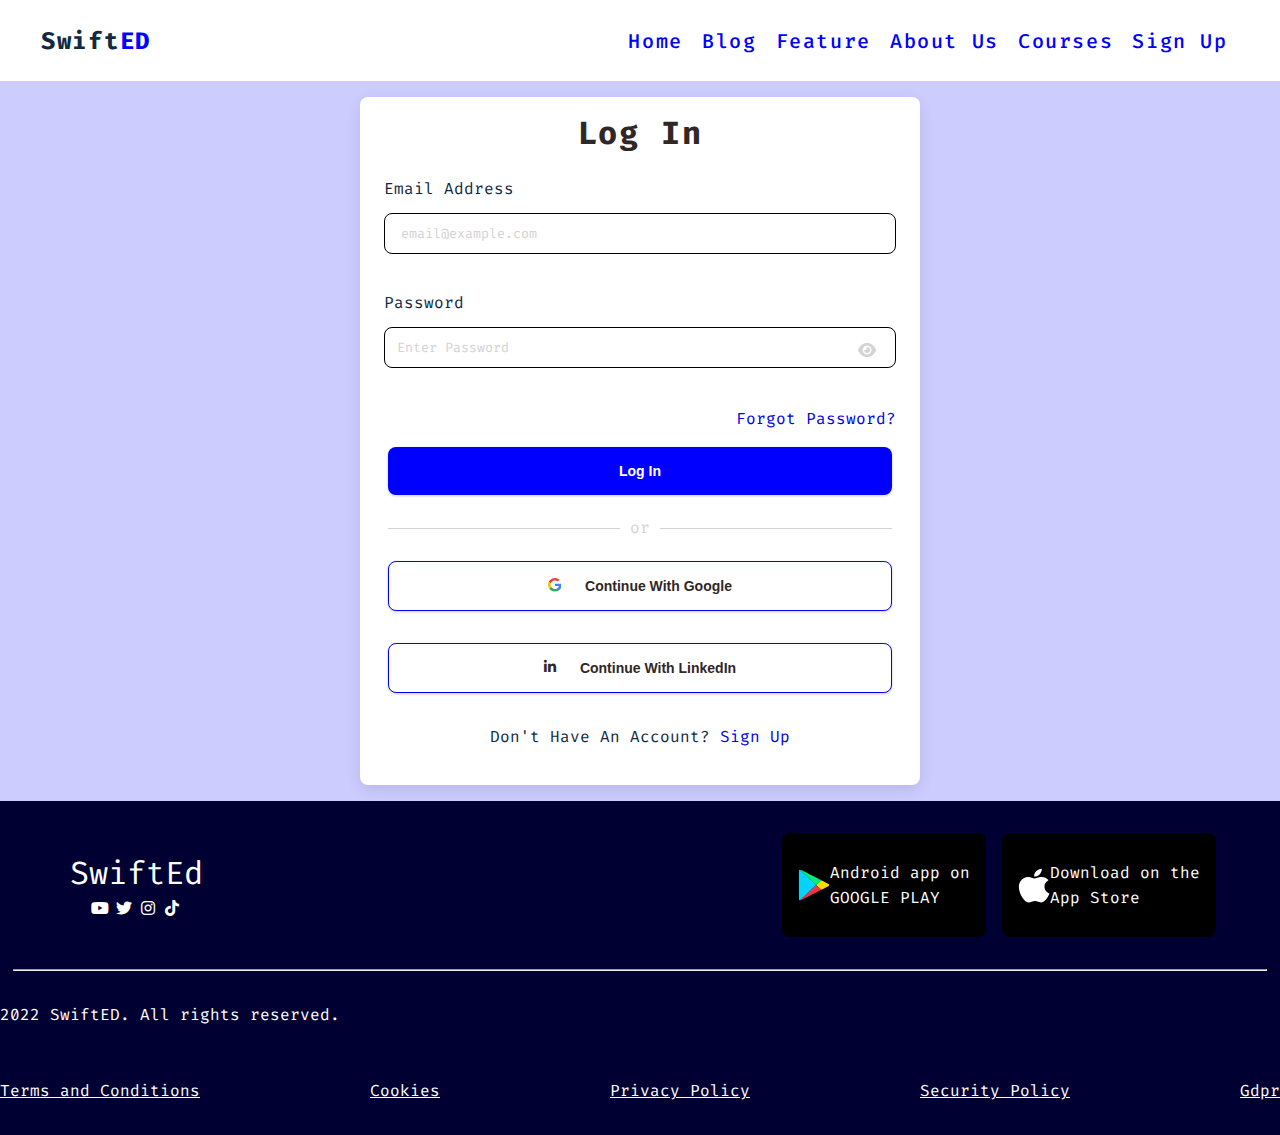
<file: login.html>
<!DOCTYPE html>
<html lang="en">
  <head>
    <meta charset="UTF-8" />
    <meta http-equiv="X-UA-Compatible" content="IE=edge" />
    <meta name="viewport" content="width=device-width, initial-scale=1.0" />
    <title>Login</title>
    <!-- Style css -->
    <link rel="stylesheet" href="styles.css" />
    <link rel="stylesheet" href="form.css" />


    <!-- font awesome -->
    <link
      rel="stylesheet"
      href="https://cdnjs.cloudflare.com/ajax/libs/font-awesome/6.1.2/css/all.min.css"
    />
    <link
      href="https://fonts.googleapis.com/css2?family=Fira+Code:wght@300;400;500&family=Heebo:wght@100;200;300;400;500&family=Hind+Siliguri:wght@300;400;500;600&family=Roboto:wght@300;400;500&display=swap"
      rel="stylesheet"
    />
    <!-- favicon -->
    <link
      rel="shortcut icon"
      href="./Images/favicon-32x32.png"
      type="image/x-icon"
    />
  </head>
  <body>
    <header>
      <!-- navbar -->
    <nav class="nav" id="nav">
      <div class="nav-center">
        <!-- nav header -->
        <div class="nav-header">
          <h4 class="logo">swift<span class="logo-span">ED</span></h4>
          <button type="button" class="nav-toggle">
            <i class="fas fa-bars"></i>
          </button>
        </div>

        <!-- nav-links -->
        <div class="nav-link">
        <ul class="nav-links">
          <li>
            <a href="index.html">home</a>
          </li>
          <li>
            <a href="blog.html">blog</a>
          </li>
          <li>
            <a href="feature.html">feature</a>
          </li>
          <li>
            <a href="about.html">about us</a>
          </li>
          <li>
            <a href="courses.html">courses</a>
          </li>
          <li class="sign-up-btn">
            <a href="signup.html">sign up</a>
          </li>
        </ul>
        </div>
      </div>
    </nav>
    <!-- end of navbar -->
    </header>
    <!-- sign up form -->
    <section>
      <div class="main-form">
        <article class="contact-form">
          <h3>log in</h3>
          <form method="post">
            <div class="form-group">
              <!-- inputs -->

              <label for="email" class="form-label">email address</label>
              <input
                type="email"
                placeholder="email@example.com"
                class="form-control"
                name="email"
              />

              <div class="password-container">
                <label for="psw" class="form-label">Password</label>
                <input
                  type="password"
                  placeholder="Enter Password"
                  class="form-control"
                  name="psw"
                  required
                  id="id_password"
                />
                <i class="fa-solid fa-eye" id="togglePassword"></i>
              </div>

              <span class="forgot-password">
                <a href="#">forgot password?</a>
              </span>
            </div>
            <!-- button -->
            <button type="submit" class="submit-btn btn" id="login-form-submit">Log in</button>

            <!-- The Horizontal Rule -->
            <div class="button-divider"><span class="divide"> or </span></div>

            <!-- Alternative Signup -->
            <button type="submit" class="submit-btn btn btn-special">
              <i class="foot-icons fab fa-google fa-1x"></i> Continue with
              Google
            </button>
            <button type="submit" class="submit-btn btn btn-special">
              <i class="foot-icons fa-brands fa-linkedin-in"></i>
              Continue with LinkedIn
            </button>
          </form>
          <div class="form-footer">
            <p>Don't have an account? <a href="signup.html">Sign up</a></p>
          </div>
        </article>
      </div>
    </section>
    <!-- end of contact -->
     <footer>
      <div class="footer-top">
        <div class="socials">
          <p>SwiftEd</p>
          <a href="#" style="grid-column: 2;"><i class="fa-brands fa-youtube"></i></a>
          <a href="#"><i class="fa-brands fa-twitter"></i></a>
          <a href="#"><i class="fa-brands fa-instagram"></i></a>
          <a href="#"><i class="fa-brands fa-tiktok"></i></a>
        </div>
        <div class="download-app">
          <a href="#">
            <img src="./image/Group 22.svg" alt="">
            <div class="link">
              Android app on <span>GOOGLE PLAY</span>
            </div>
          </a>
          <a href="#">
            <img src="./image/Vector.svg" alt="">
            <div class="link">
              Download on the <span>App Store</span>
            </div>
          </a>
        </div>
      </div>
      </div>
      <hr>
      <div class="footer-bottom">
        <p>2022 SwiftED. All rights reserved.</p>
        <nav>
          <a href="#">Terms and Conditions</a>
          <a href="#">Cookies</a>
          <a href="#">Privacy Policy</a>
          <a href="#">Security Policy</a>
          <a href="#">Gdpr</a>
        </nav>
      </div>
    </footer>
    <script src="app.js"></script>
    <script src="navbar.js"></script>
  </body>
</html>
</file>
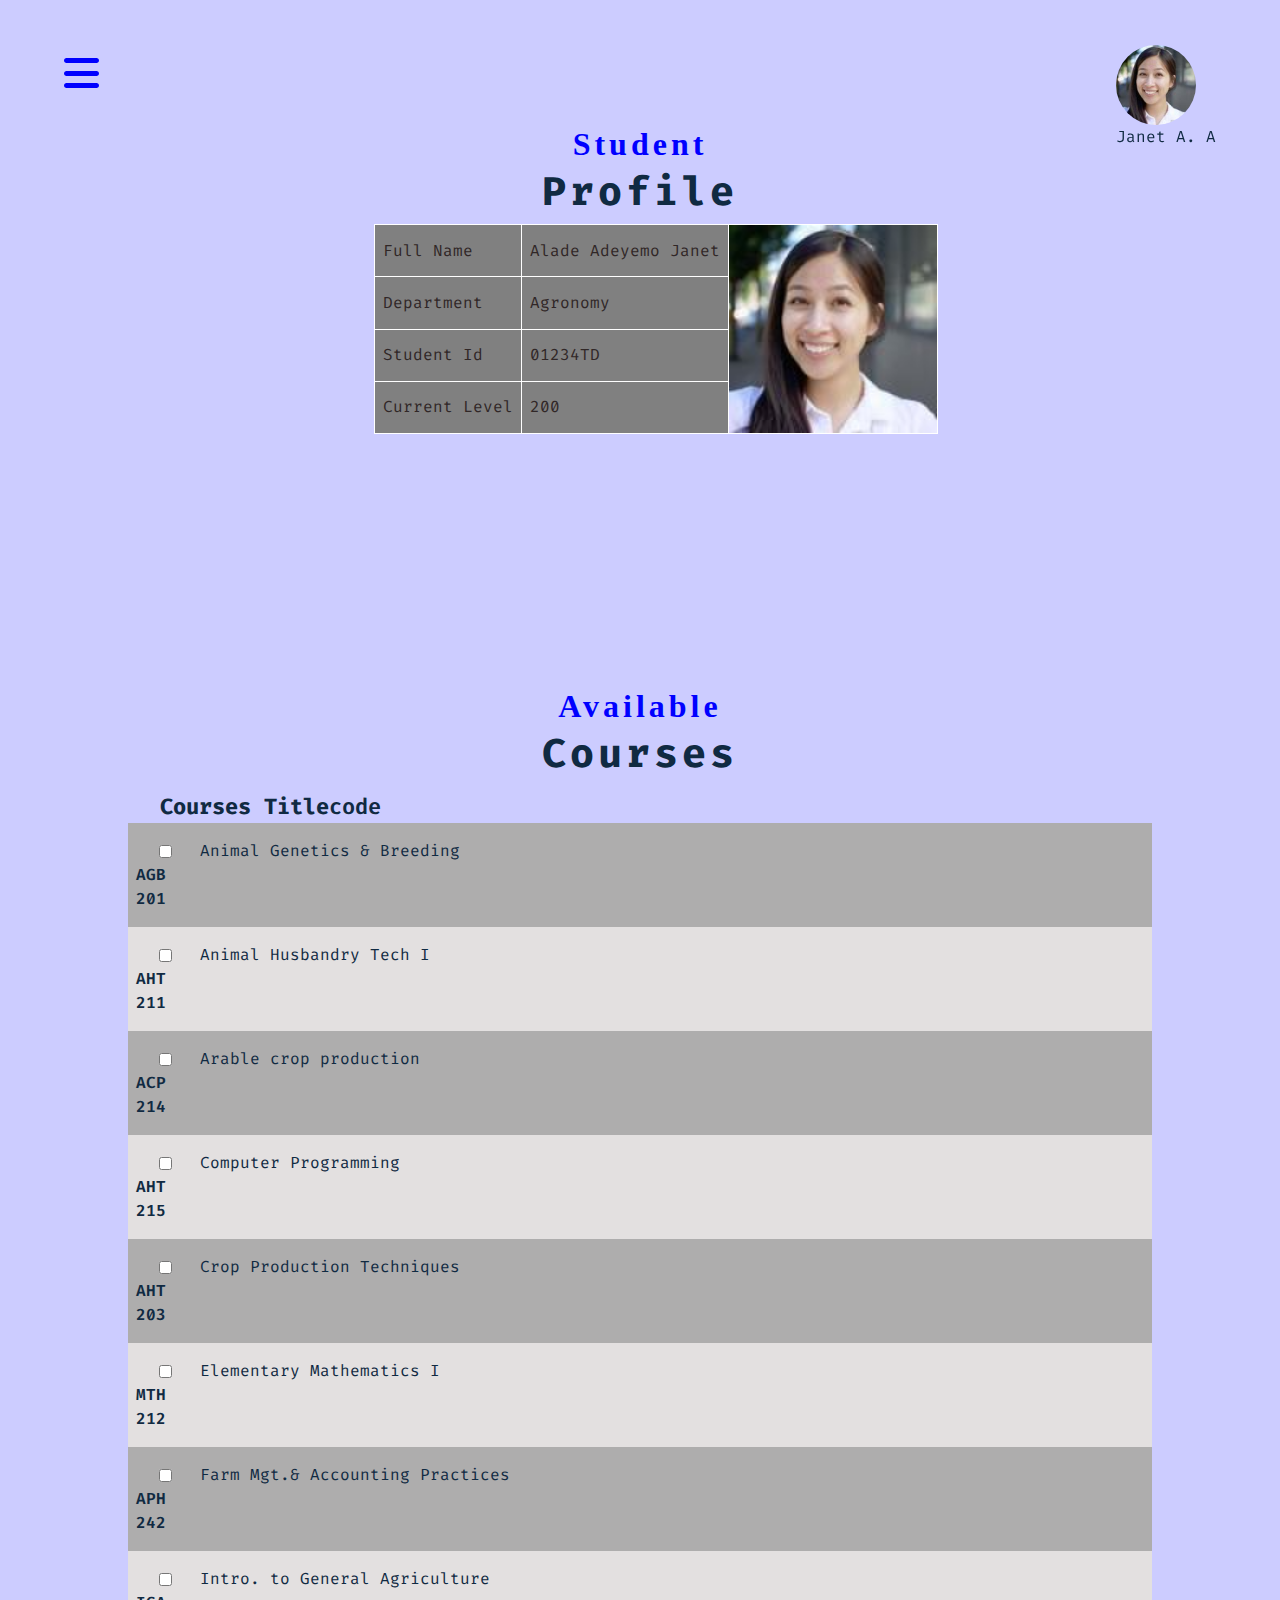
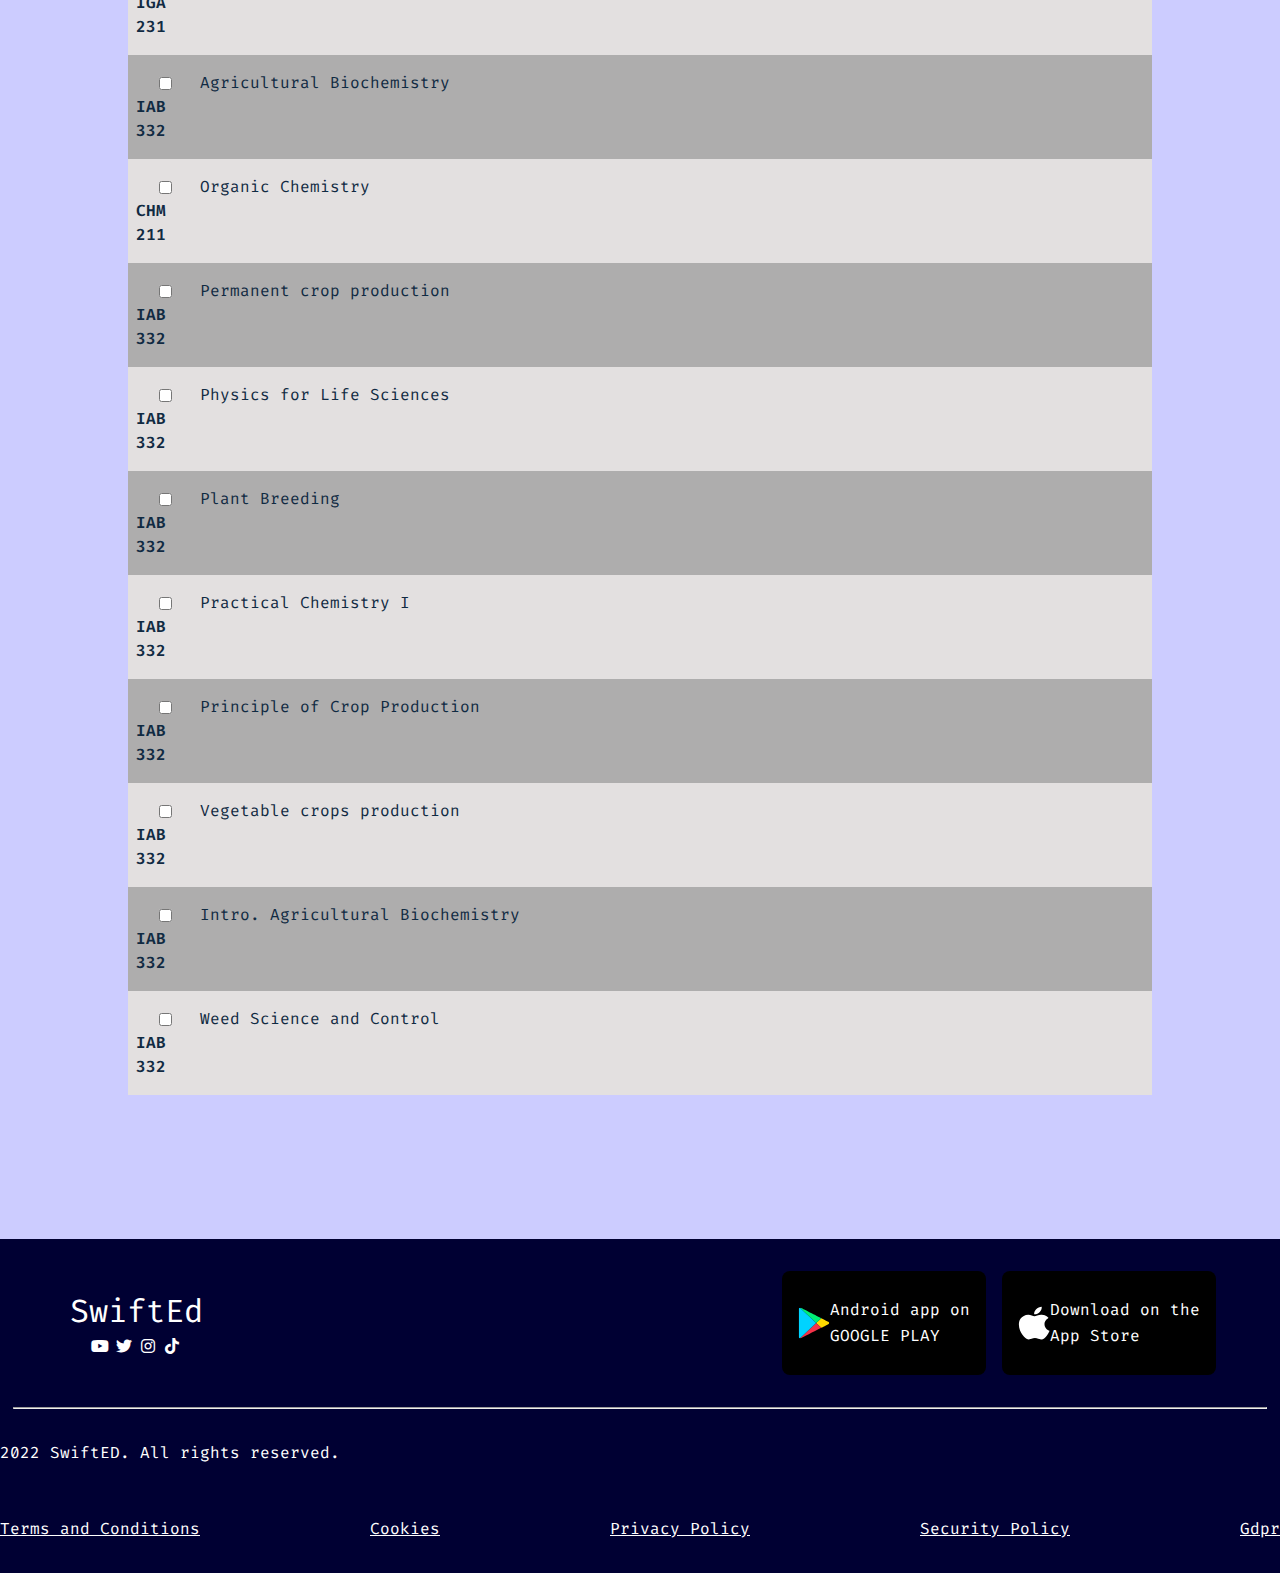
<file: profile.html>
<!DOCTYPE html>
<html lang="en">
  <head>
    <meta charset="UTF-8" />
    <meta http-equiv="X-UA-Compatible" content="IE=edge" />
    <meta name="viewport" content="width=device-width, initial-scale=1.0" />
    <title>Dashboard</title>
    <!-- Style css -->
    <link rel="stylesheet" href="styles.css" />
    <link rel="stylesheet" href="form.css" />
    <link rel="stylesheet" href="st-db.css" />


    <!-- font awesome -->
    <link
      rel="stylesheet"
      href="https://cdnjs.cloudflare.com/ajax/libs/font-awesome/6.2.0/css/all.min.css"
    />

    
    <link
      href="https://fonts.googleapis.com/css2?family=Fira+Code:wght@300;400;500&family=Heebo:wght@100;200;300;400;500&family=Hind+Siliguri:wght@300;400;500;600&family=Roboto:wght@300;400;500&display=swap"
      rel="stylesheet"
    />
    <!-- favicon -->
    <link
      rel="shortcut icon"
      href="./Images/favicon-32x32.png"
      type="image/x-icon"
    />
  </head>
  <body>
    <header>
      <!-- nav button -->
    <div class="nav-bar">
      <span class="nav-btn" id="nav-btn">
        <i class="fas fa-bars"></i>
      </span>
      <span class="user-pics" id="nav-btn">
       <a href="profile.html"> <img class="user-img" src="./images/test-3.png" alt=""></a>
       <span class="st-name">Janet A. A</span>
      </span>
    </div>
    <nav class="navbar" id="navbar">
      <div class="navbar-header">
        <span class="nav-close" id="nav-close">
          <i class="fas fa-times"></i>
        </span>
      </div>
      
      <ul class="nav-items">
        <li><a href="dashboard.html" class="nav-link"> dashboard</a></li>
        <li><a href="courses.html" class="nav-link">  <i class="fa-thin fa-chart-tree-map"></i></i> course</a></li>
        <li><a href="notification.html" class="nav-link"> notification</a></li>
        <li><a href="profile.html" class="nav-link">profile</a></li>
      </ul>
    </nav>
    </header>
    <!-- Main Content -->
    <section class="section-center">
      <!-- services -->
    <section class="services">
      <!-- section title -->
      <div class="section-title services-title">
        <h3>student</h3>
        <h2>profile</h2>
      </div>
      <!-- end of section title -->
      <div class=" section-center student-profile clearfix">
        <table class="profile-data" border="1px">
         <tr>
          <td class="st-data">full name</td>
          <td class="st-data">Alade Adeyemo Janet</td>
          <td rowspan="4"><img class="profile-img" src="./images/test-3.png" alt=""></td>
         </tr>
         <tr>
          <td class="st-data">department</td>
          <td class="st-data">Agronomy</td>
         </tr>
         <tr >
          <td class="st-data">student id</td>
          <td class="st-data">01234TD</td>
         </tr>
         <tr>
          <td class="st-data">Current level</td>
          <td class="st-data">200</td>
         </tr>
        </table>
      </div>
    </section>
    <!-- end of services -->
    </section>
    <!-- Courses -->
    <section class="section-center">
      <!-- services -->
    <section class="services">
      <!-- section title -->
      <div class="section-title services-title">
        <h3>Available</h3>
        <h2>courses</h2>
      </div>
      <!-- end of section title -->
      <div class="courses clearfix">
       <div class="course-selection">
        <ul class="agro-courses">
         <div class="title-head">
            <li class="course-title">
             <strong>courses title<span class="c-code" >code</span></strong> 
            </li>
          </div>
            <li class="odd">
             <input type="checkbox" class="course-check"  name="check"/>Animal Genetics & Breeding <span class="c-code codes-cour">AGB 201</span>
            </li>
            <li class="even">
             <input type="checkbox" class="course-check"  name="check"/>Animal Husbandry Tech I <span class="c-code codes-cour">AHT 211</span>
            </li>
            <li class="odd">
             <input type="checkbox" class="course-check"  name="check"/>Arable crop production <span class="c-code codes-cour">ACP 214</span>
            </li>
            <li class="even">
             <input type="checkbox" class="course-check" name="check"/>Computer Programming <span class="c-code codes-cour">AHT 215</span>
            </li>
            <li class="odd">
             <input type="checkbox" class="course-check"  name="check"/>Crop Production Techniques <span class="c-code codes-cour">AHT 203</span>
            </li>
            <li class="even">
             <input type="checkbox" class="course-check"  name="check"/>Elementary Mathematics I <span class="c-code codes-cour">MTH 212</span>
            </li>
            <li class="odd">
             <input type="checkbox" class="course-check"  name="check"/>Farm Mgt.& Accounting Practices <span class="c-code codes-cour">APH 242</span>
            </li>
            <li class="even">
             <input type="checkbox" class="course-check"  name="check"/>Intro. to General Agriculture<span class="c-code codes-cour">IGA 231</span>
            </li>
            <li class="odd">
             <input type="checkbox" class="course-check"  name="check"/>Agricultural Biochemistry <span class="c-code codes-cour">IAB 332</span>
            </li>
            <li class="even">
             <input type="checkbox" class="course-check"  name="check"/>Organic Chemistry <span class="c-code codes-cour">CHM 211</span>
            </li>
            <li class="odd">
             <input type="checkbox" class="course-check"  name="check"/>Permanent crop production <span class="c-code codes-cour">IAB 332</span>
            </li>
            <li class="even">
             <input type="checkbox" class="course-check"  name="check"/>Physics for Life Sciences <span class="c-code codes-cour">IAB 332</span>
            </li>
            <li class="odd">
             <input type="checkbox" class="course-check"  name="check"/>Plant Breeding <span class="c-code codes-cour">IAB 332</span>
            </li>
            <li class="even">
             <input type="checkbox" class="course-check"  name="check"/>Practical Chemistry I <span class="c-code codes-cour">IAB 332</span>
            </li>
            <li class="odd">
             <input type="checkbox" class="course-check"  name="check"/>Principle of Crop Production <span class="c-code codes-cour">IAB 332</span>
            </li>
            <li class="even">
             <input type="checkbox" class="course-check"  name="check"/>Vegetable crops production  <span class="c-code codes-cour">IAB 332</span>
            </li>
            <li class="odd">
             <input type="checkbox" class="course-check"  name="check"/>Intro. Agricultural Biochemistry <span class="c-code codes-cour">IAB 332</span>
            </li>
            <li class="even">
             <input type="checkbox" class="course-check"  name="check"/>Weed Science and Control <span class="c-code codes-cour">IAB 332</span>
            </li>
        </ul>
        </div>
      </div>
    </section>
    <!-- end of services -->
    </section>

 
         <footer>
      <div class="footer-top">
        <div class="socials">
          <p>SwiftEd</p>
          <a href="#" style="grid-column: 2;"><i class="fa-brands fa-youtube"></i></a>
          <a href="#"><i class="fa-brands fa-twitter"></i></a>
          <a href="#"><i class="fa-brands fa-instagram"></i></a>
          <a href="#"><i class="fa-brands fa-tiktok"></i></a>
        </div>
        <div class="download-app">
          <a href="#">
            <img src="./image/Group 22.svg" alt="">
            <div class="link">
              Android app on <span>GOOGLE PLAY</span>
            </div>
          </a>
          <a href="#">
            <img src="./image/Vector.svg" alt="">
            <div class="link">
              Download on the <span>App Store</span>
            </div>
          </a>
        </div>
      </div>
      </div>
      <hr>
      <div class="footer-bottom">
        <p>2022 SwiftED. All rights reserved.</p>
        <nav>
          <a href="#">Terms and Conditions</a>
          <a href="#">Cookies</a>
          <a href="#">Privacy Policy</a>
          <a href="#">Security Policy</a>
          <a href="#">Gdpr</a>
        </nav>
      </div>
    </footer>
    <script src="navicon.js"></script>
    
  </body>
</html>
</file>
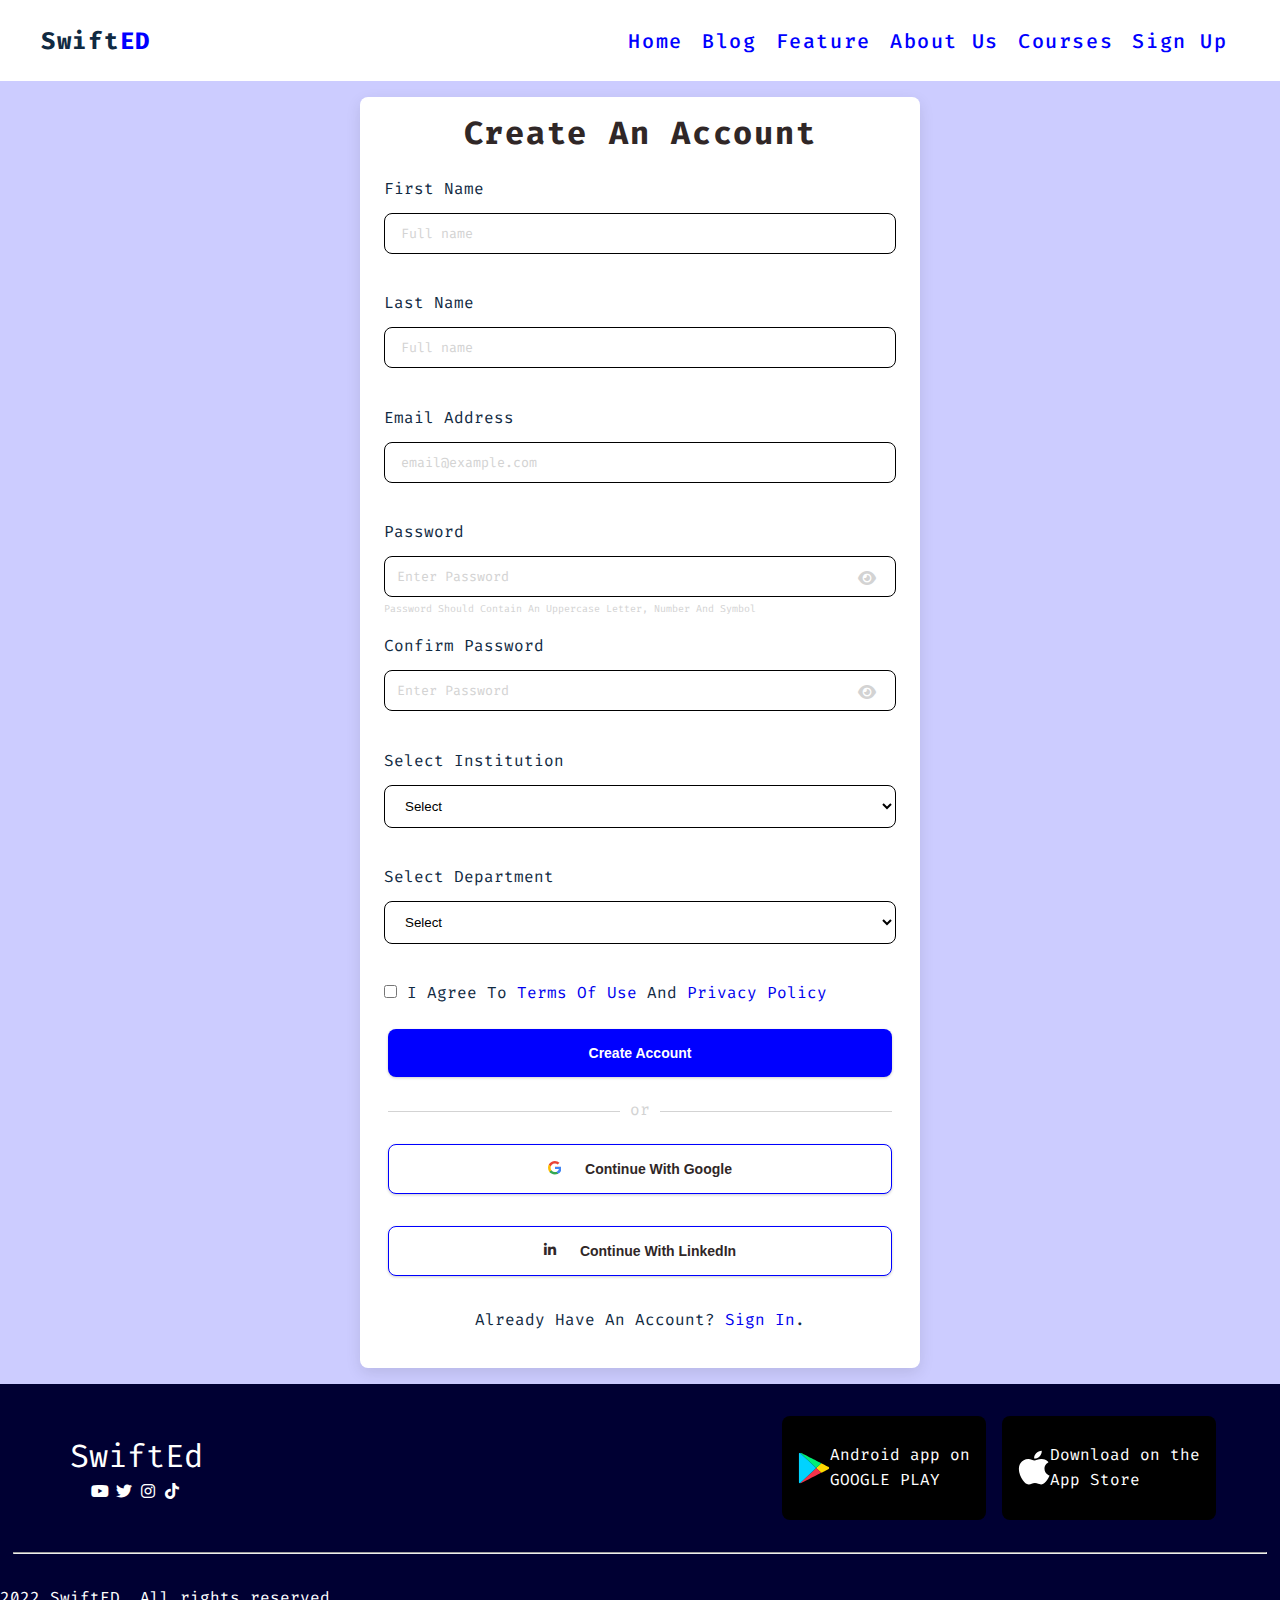
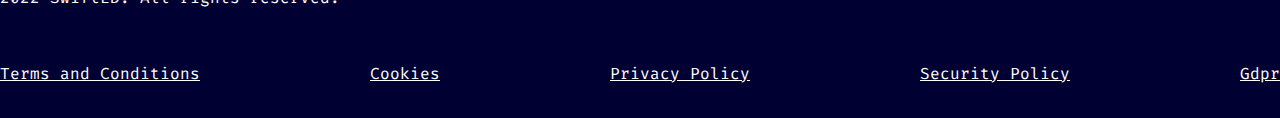
<file: signup.html>
<!DOCTYPE html>
<html lang="en">
  <head>
    <meta charset="UTF-8" />
    <meta http-equiv="X-UA-Compatible" content="IE=edge" />
    <meta name="viewport" content="width=device-width, initial-scale=1.0" />
    <title>Sign Up</title>
    <!-- Style css -->
    <!-- <link rel="stylesheet" href="style.css" /> -->
    <link rel="stylesheet" href="styles.css" />
    <!-- <link rel="stylesheet" href="style.css" /> -->
    <link rel="stylesheet" href="form.css" />
    <!-- font awesome -->
    <link
      rel="stylesheet"
      href="https://cdnjs.cloudflare.com/ajax/libs/font-awesome/6.1.2/css/all.min.css"
    />
    <link
      href="https://fonts.googleapis.com/css2?family=Fira+Code:wght@300;400;500&family=Heebo:wght@100;200;300;400;500&family=Hind+Siliguri:wght@300;400;500;600&family=Roboto:wght@300;400;500&display=swap"
      rel="stylesheet"
    />
    <!-- favicon -->
    <link
      rel="shortcut icon"
      href="./Images/favicon-32x32.png"
      type="image/x-icon"
    />
  </head>
  <body>
    <header>
      <!-- navbar -->
      <nav class="nav" id="nav">
        <div class="nav-center">
          <!-- nav header -->
          <div class="nav-header">
            <h4 class="logo">swift<span class="logo-span">ED</span></h4>
            <button type="button" class="nav-toggle">
              <i class="fas fa-bars"></i>
            </button>
          </div>

          <!-- nav-links -->
          <div class="nav-link">
            <ul class="nav-links">
              <li>
                <a href="index.html">home</a>
              </li>
              <li>
                <a href="blog.html">blog</a>
              </li>
              <li>
                <a href="feature.html">feature</a>
              </li>
              <li>
                <a href="about.html">about us</a>
              </li>
              <li>
                <a href="courses.html">courses</a>
              </li>
              <li class="sign-up-btn">
                <a href="signup.html">sign up</a>
              </li>
            </ul>
          </div>
        </div>
      </nav>
    </header>
    <!-- end of navbar -->

    <!-- contact form -->
    <section>
      <div class="main-form">
        <article class="contact-form">
          <h3>create an account</h3>
          <form method="post" id="login-form">
            <div class="form-group">
              <!-- inputs -->
              <label for="name" class="form-label">first name</label>
              <input
                type="text"
                placeholder="Full name"
                class="form-control"
                name="name"
              />
              <label for="name" class="form-label">last name</label>
              <input
                type="text"
                placeholder="Full name"
                class="form-control"
                name="name"
              />
              <label for="email" class="form-label">email address</label>
              <input
                type="email"
                placeholder="email@example.com"
                class="form-control"
                name="email"
              />

              <div class="password-container">
                <label for="psw" class="form-label">Password</label>
                <input
                  type="password"
                  placeholder="Enter Password"
                  class="form-control form-special"
                  name="psw"
                  id="eye_icon"
                  required
                  pattern="(?=.*\d)(?=.*[a-z])(?=.*[A-Z])(?=.*?[0-9])(?=.*?[!@#$%^&*+`~=?\|<>/]).{8,}"
                />
                <small
                  >Password should contain an uppercase letter, number and
                  symbol</small
                >
                <i class="fa-solid fa-eye" id="togglePassword"></i>
              </div>

              <div class="password-container">
                <label for="psw" class="form-label">confirm Password</label>
                <input
                  type="password"
                  placeholder="Enter Password"
                  class="form-control"
                  name="psw"
                  id="eye_icon"
                  required
                  pattern="(?=.*\d)(?=.*[a-z])(?=.*[A-Z])(?=.*?[0-9])(?=.*?[!@#$%^&*+`~=?\|<>/]).{8,}"
                />
                <i class="fa-solid fa-eye" id="togglePassword"></i>
              </div>

              <label for="select" class="form-label">Select institution</label>
              <select id="institution" name="institution" class="form-control">
                <option value="abia">Select</option>
                <option value="abia">Abia State University</option>
                <option value="enugu">
                  Enugu State University of Science and Technology
                </option>
                <option value="enugu">Federal University, Oye-Ekiti</option>
                <option value="ladoke">
                  Ladoke Akintola University of Technology Ogbomoso
                </option>
                <option value="unilag">University of Lagos</option>
              </select>

              <label for="department" class="form-label"
                >Select Department</label
              >
              <select id="department" name="department" class="form-control">
                <option value="abia">Select</option>
                <option value="agronomy">Agronomy</option>
                <option value="biology">Biology</option>
                <option value="chemistry">Chemistry</option>
                <option value="agric">Agricultural Science</option>
                <option value="admin">Public Admin</option>
              </select>

              <label>
                <input
                  type="checkbox"
                  name="remember"
                  style="margin-bottom: 15px"
                />
                I agree to <a href="#">Terms of Use</a> and
                <a href="#">Privacy Policy</a>
              </label>
            </div>
            <!-- buttons -->
            <button type="submit" class="submit-btn btn" id="login-form-submit">
              create account
            </button>

            <!-- The Horizontal Rule -->
            <div class="button-divider"><span class="divide">or</span></div>

            <!-- Alternative Signup -->
            <button type="submit" class="submit-btn btn btn btn-special">
              <i class="foot-icons fab fa-google fa-1x"></i> Continue with
              Google
            </button>
            <button type="submit" class="submit-btn btn btn-special">
              <i class="foot-icons fa-brands fa-linkedin-in"></i>
              Continue with LinkedIn
            </button>
          </form>
          <div class="form-footer">
            <p>Already have an account? <a href="login.html">Sign in</a>.</p>
          </div>
        </article>
      </div>
    </section>
    <!-- end of contact -->
    <footer>
      <div class="footer-top">
        <div class="socials">
          <p>SwiftEd</p>
          <a href="#" style="grid-column: 2;"><i class="fa-brands fa-youtube"></i></a>
          <a href="#"><i class="fa-brands fa-twitter"></i></a>
          <a href="#"><i class="fa-brands fa-instagram"></i></a>
          <a href="#"><i class="fa-brands fa-tiktok"></i></a>
        </div>
        <div class="download-app">
          <a href="#">
            <img src="./image/Group 22.svg" alt="">
            <div class="link">
              Android app on <span>GOOGLE PLAY</span>
            </div>
          </a>
          <a href="#">
            <img src="./image/Vector.svg" alt="">
            <div class="link">
              Download on the <span>App Store</span>
            </div>
          </a>
        </div>
      </div>
      </div>
      <hr>
      <div class="footer-bottom">
        <p>2022 SwiftED. All rights reserved.</p>
        <nav>
          <a href="#">Terms and Conditions</a>
          <a href="#">Cookies</a>
          <a href="#">Privacy Policy</a>
          <a href="#">Security Policy</a>
          <a href="#">Gdpr</a>
        </nav>
      </div>
    </footer>
    <script src="app.js"></script>
    <script src="navbar.js"></script>

  </body>
</html>
</file>
<file: style.css>
* {
  margin: 0;
  padding: 0;
  box-sizing: border-box;
}

/*
=============== 
Variables
===============
*/

:root {
  --clr-primary: #0000ff;
  --clr-primary-light: #ccccff;
  --clr-background: #ccccff;
  --clr-primary-5: grey;
  --clr-grey-1: #102a42;
  --clr-grey-2: lightgray;
  --clr-grey-5: #302727;
  --clr-grey-10: #f1f5f8;
  --clr-white: #fff;
  --ff-primary: "Fira Code", monospace;
  --ff-secondary: "Grand Hotel", cursive;
  --transition: all 0.3s linear;
  --spacing: 0.25rem;
  --radius: 0.5rem;
}
* {
  margin: 0;
  padding: 0;
  box-sizing: border-box;
}
body {
  font-family: var(--ff-primary);
  background: var(--clr-background);
  color: var(--clr-grey-1);
  line-height: 1.5;
  font-size: 0.875rem;
}
a {
  text-decoration: none;
}
img {
  width: 100%;
  display: block;
}
h1,
h2,
h3,
h4 {
  letter-spacing: var(--spacing);
  text-transform: capitalize;
  line-height: 1.25;
  margin-bottom: 0.75rem;
}
h1 {
  font-size: 3rem;
}
h2 {
  font-size: 2rem;
}
h3 {
  font-size: 1.5rem;
}
h4 {
  font-size: 0.875rem;
}
p {
  margin-bottom: 1.25rem;
}
@media screen and (min-width: 800px) {
  h1 {
    font-size: 4rem;
  }
  h2 {
    font-size: 2.5rem;
  }
  h3 {
    font-size: 2rem;
  }
  h4 {
    font-size: 1rem;
  }
  body {
    font-size: 1rem;
  }
  h1,
  h2,
  h3,
  h4 {
    line-height: 1;
  }
}
/* more global css */

.btn {
  text-transform: uppercase;
  background: var(--clr-primary);
  color: var(--clr-white);
  padding: 0.375rem 0.75rem;
  letter-spacing: var(--spacing);
  display: inline-block;
  font-weight: 700;
  transition: var(--transition);
  font-size: 0.875rem;
  border: none;
  cursor: pointer;
  box-shadow: 0 1px 3px rgba(0, 0, 0, 0.2);
}
.btn:hover {
  color: var(--clr-primary);
  background: var(--clr-primary-light);
}
.clearfix::after,
.clearfix::before {
  content: "";
  clear: both;
  display: table;
}
.section-title h3 {
  font-family: var(--ff-secondary);
  color: var(--clr-primary);
}
.section-title {
  margin-bottom: 2rem;
}
.section-center {
  padding: 4rem 0;
  width: 85vw;
  margin: 0 auto;
  max-width: 1170px;
}

@media screen and (min-width: 992px) {
  .section-center {
    width: 95vw;
    padding: 4rem 1rem;
  }
}

/*========= Nav Bar ========= */

/* To hide nav bar with css */
.nav-links {
  margin: 0;
  height: 0;
  overflow: hidden;
  transition: 0.5s ease-in-out all;
}

.nav {
  background: var(--clr-background);
}

.nav-links li {
  padding: 0.6rem;
  text-transform: capitalize;
  font-size: 20px;
  font-weight: 500;
  color: var(--clr-grey-1);
}

.nav-links li a:hover {
  color: var(--clr-primary);
  cursor: pointer;
}

/* to show navbar with css */
.show-links {
  height: 16rem;
}

li {
  list-style-type: none;
}

.logo {
  font-size: 1.5rem;
  margin-bottom: 0;
}

.logo-span {
  color: var(--clr-primary);
}

.nav-center {
  width: 95vw;
  margin: 0 auto;
  padding: 1rem 0;
}

.nav-header {
  display: flex;
  justify-content: space-between;
}

.nav-toggle {
  background: transparent;
  border-color: transparent;
  font-size: 1.5rem;
  transition: var(--transition);
}

.nav-toggle:hover {
  transform: scale(1.5);
  cursor: pointer;
}

.nav-btn {
  background: transparent;
  border-color: transparent;
  color: var(--clr-primary-5);
  font-size: 2rem;
  cursor: pointer;
  justify-self: end;
}

@media screen and (min-width: 1120px) {
  .nav {
    min-width: 100vw;
    margin: 0 auto;
  }

  .nav-toggle {
    display: none;
  }

  .nav-center {
    min-width: 95vw;
    margin: 0 auto;
    display: grid;
    grid-template-columns: 10vw 50vw;
    place-items: center;
    column-gap: 35vw;
  }

  .nav-links {
    display: flex;
    flex-wrap: wrap;
    height: auto;
    /*  justify-content: right; */
    font-weight: 500;
    font-size: 20px;
  }

  .nav-links a {
    text-transform: capitalize;
    color: var(--clr-primary);
    letter-spacing: 0.1rem;
    transition: var(--transition);
    text-overflow: hidden;
  }

  .nav-links li:hover {
    color: var(--clr-white);
    background-color: var(--clr-primary);
    border-radius: var(--radius);
    overflow: hidden;
    cursor: pointer;
  }

  .nav-links li a:hover {
    color: var(--clr-white);
  }
}

@media screen and (min-width: 1294px) {
  .nav-center {
    column-gap: 35vw;
  }
}

@media screen and (max-width: 1024px) {
  .nav-links {
    min-width: 50;
  }
}

/* fixed navbar */
.navbar-fixed {
  position: fixed;
  top: 0;
  left: 0;
  width: 100%;
  background: var(--clr-white);
  z-index: 2;
  box-shadow: var(--light-shadow);
}

/*========= Header Section ========= */
.hero-bg-img {
  display: none;
}

.hero-section {
  display: grid;
  height: 80vh;
  place-items: center;
  width: 100vw;
  margin: 0 auto;
  background: var(--clr-white);
  position: relative;
}

.hero-center {
  display: grid;
  grid-template-columns: 1fr;
  position: absolute;
  max-width: 100vw;
  margin: 0 auto;
  place-items: center;
}

.learning,
h3 {
  text-transform: capitalize;
  font-weight: 700;
  font-size: 2rem;
}

.sub-text {
  font-size: 1.2rem;
}

.hero-btn {
  justify-items: center;
  margin-top: 2rem;
  border-radius: var(--radius);
  padding: 1rem;
}

@media screen and (max-width: 280px) {
  .learning {
    text-transform: uppercase;
    font-weight: 700;
    font-size: 1.5rem;
    display: inline-block;
    margin: 1rem 0;
    letter-spacing: 0.75rem;
  }

  .hero-text {
    width: 80vw;
    margin: 0 auto;
    position: absolute;
  }

  .sub-text {
    font-size: 0.67rem;
  }
}

@media screen and (max-width: 600px) {
  .hero-center {
    width: 80vw;
    margin: 0 auto;
  }
}
@media screen and (min-width: 950px) {
  .hero-bg-img {
    display: grid;
    object-fit: cover;
    height: 100vh;
  }

  .hero-section {
    height: 100vh;
  }

  .hero-text {
    padding-left: 2rem;
  }

  .hero-center {
    display: grid;
    grid-template-columns: repeat(2, 1fr);
    height: 100vh;
  }

  .hero-img {
    background: #e7e7ff;
    text-align: center;
    height: 100vh;
    clip-path: polygon(40% 0, 100% 0%, 100% 100%, 0% 100%);
  }
}

/*============= About Section ============== */
.about-section {
  /* background: var(--clr-white); */
  height: 70vh;
  display: grid;
  grid-template-columns: 1fr;
  place-items: center;
}

.about-image {
  display: none;
}

.about-center {
  text-align: center;
  width: 80vw;
  margin: 0 auto;
  background: var(--clr-primary-light);
  border-radius: var(--radius);
}

.about-info h3 {
  text-align: center;
  line-height: 120%;
  font-size: 28px;
}

.about-info {
  padding: 1rem;
}

.about-text {
  line-height: 2;
}

.about-button {
  display: flex;
  justify-content: center;
}

.about-btn {
  border-radius: var(--radius);
  padding: 1rem;
  text-transform: capitalize;
  background: transparent;
  border: 1px solid var(--clr-primary);
  color: var(--clr-grey-5);
}

@media screen and (max-width: 280px) {
  .about-section {
    height: 60vh;
  }

  .about-text {
    line-height: 1.2;
  }

  .about-center {
    height: auto;
  }
}

@media screen and (min-width: 890px) {
  .about-image {
    display: flex;
  }

  .about-section {
    height: 100vh;
    width: 100vw;
  }

  .about-center {
    display: flex;
    justify-content: space-between;
    align-items: center;
    width: 100vw;
    background: var(--clr-white);
  }

  .about-info {
    padding: 2rem;
    width: 50vw;
  }

  .about-image {
    width: 50vw;
    height: 100vh;
    display: flex;
    align-items: center;
    gap: 1rem;
    clip-path: polygon(0 0, 100% 0, 40% 100%, 0 100%);
    background-color: #e7e7ff;
    padding: 2rem;
    position: relative;
  }

  .about-bg-img {
    width: 10.45rem;
    height: 15.11rem;
    object-fit: cover;
    border-bottom-left-radius: 5rem;
    border-top-right-radius: 5rem;
  }

  .about-img-2 {
    opacity: 0;
  }
  .about-img-1,
  .about-img-special-1 {
    margin-bottom: 5rem;
  }
}

@media screen and (min-width: 950px) {
  .about-img-2 {
    opacity: 1;
  }
}

/*========= Feature Section ========= */
.section-feature {
  width: 90vw;
  display: grid;
  place-items: center;
  margin: 2rem auto;
}

.feature-text {
  margin: 2rem 0;
  text-align: center;
  line-height: 1.5;
}

.feature {
  margin-bottom: 2rem;
}
.feature,
a:hover {
  cursor: pointer;
}
.feature-center {
  margin-bottom: 3rem;
}
@media screen and (max-width: 280px) {
  .feature,
  img {
    width: 13rem;
    height: auto;
    object-fit: cover;
    background-position: center;
    background-size: cover;
    border-radius: var(--radius);
  }
}

@media screen and (min-width: 676px) {
  .feature-center {
    display: grid;
    grid-template-columns: repeat(2, 1fr);
    grid-gap: 2rem;
  }

  .feature {
    margin-bottom: 0rem;
  }

  .feature-1,
  .feature-3 {
    padding-top: 3.8rem;
  }
}
@media screen and (min-width: 950px) {
  .feature-center {
    display: grid;
    grid-template-columns: repeat(3, auto);
    height: auto;
  }
}

/*========= Testimonial Section ========= */
.testimonial {
  margin-bottom: 5rem;
}

.testimonial-text {
  text-align: center;
}

.testimonial-all {
  width: 80vw;
  margin: 0 auto;
  background: var(--clr-white);
  border-radius: var(--radius);
  width: 20rem;
  margin-bottom: 1rem;
  align-items: center;
}

.test-img {
  height: 15rem;
  width: 20rem;
  object-fit: cover;
  background-size: cover;
  background-position: center;
  border-top-left-radius: var(--radius);
  border-top-right-radius: var(--radius);
}

.test-text {
  align-items: center;
  font-size: 15px;
  padding: 0.35rem;
  position: relative;
}

small {
  display: block;
  margin: 0.55rem auto;
  text-align: center;
  color: var(--clr-primary);
}

.fas {
  font-size: 24px;
}

.fa-quote-right {
  position: absolute;
  top: 65%;
  right: 5%;
}

@media screen and (min-width: 676px) {
  .general-testimonial {
    display: grid;
    grid-template-columns: repeat(2, 1fr);
    grid-column-gap: 0.55rem;
  }
}

@media screen and (min-width: 950px) {
  .general-testimonial {
    display: grid;
    grid-template-columns: 1fr;
    min-width: 80vw;
    margin: 0 auto;
  }

  .testimonial-all {
    display: flex;
    grid-template-rows: 1fr;
    width: 60rem;
    height: 10rem;
    margin-bottom: 1rem;
    align-items: center;
  }

  .test-img {
    height: 10rem;
    width: 10rem;
    border-top-left-radius: 0;
    border-top-right-radius: 0;
  }

  .test-text {
    text-align: left;
  }

  blockquote {
    width: 1040;
  }
}

@media screen and (max-width: 280px) {
  .testimonial-all {
    width: 80vw;
    margin: 0 auto;
    width: 15rem;
    margin-bottom: 1rem;
  }

  .test-img {
    height: 10rem;
    width: 15rem;
  }

  .test-text {
    align-items: center;
    /* text-align: center; */
    font-size: 15px;
    padding: 0.35rem;
  }
}

.submit-bar {
  position: relative;
}

.box {
  top: 50%;
  left: 50%;
  width: 500px;
  transform: translate(-50%, -50%);
}

/*================ FAQ section ================== */
.faq {
  background: var(--clr-white);
  min-width: 100vw;
  align-content: left;
}

.faq-main {
  justify-content: center;
  align-items: center;
  margin: 0 auto;
  width: 50vw;
  color: var(--clr-white);
}

.faq-single {
  margin: 2rem 0;
  padding: 1rem;
  background: var(--clr-primary);
  position: relative;
}

.fa-solid {
  color: var(--clr-white);
  position: absolute;
  right: 4%;
}

@media screen and (max-width: 280px) {
  .faq-main {
    width: 80vw;
  }

  .faq-single {
    margin: 1rem 0;
    padding: 0.8rem;
  }
}

/*========= Mail Subscribe Section =============== */

.main-sub {
  width: 80vw;
  margin: 3.8rem auto;
  display: flex;
  justify-items: center;
  justify-content: center;
}

.subscribe {
  background: var(--clr-white);
  max-width: 73.25rem;
  height: auto;
  margin: 0 auto;
}

.sub-head {
  margin: 1rem auto;
  font-size: 18px;
  align-items: center;
}

.subscribe-text {
  line-height: 1rem;
  padding: 0 2rem;
}

.subscribe-img {
  display: flex;
  justify-content: center;
}

.sub-img {
  margin-top: 1.25rem;
  width: 6rem;
  height: 4em;
}

/* Email Subscribe */
.email-subscribe {
  display: flex;
  margin: 0 auto;
  flex-flow: row wrap;
  justify-content: center;
  width: auto;
}

.box,
input {
  font-size: 13px;
  box-sizing: border-box;
  position: relative;
  text-transform: capitalize;
  max-width: 30vw;
  margin: 0 auto;
}

input[type="text"] {
  background: var(--clr-white);
  height: 2rem;
  padding: 0 1.56rem;
  border-radius: 1.56rem 0 0 1.56rem;
  border: 2px solid var(--clr-primary);
  outline: none;
}

input[type="submit"] {
  position: absolute;
  border-radius: 25px; /* 0 25px 25px 0 */
  margin-left: -1.5rem;
  padding: 0.55rem 1rem;
  border: none;
  cursor: pointer;
  background: var(--clr-primary);
  color: var(--clr-white);
  /* padding: 1rem; */
  align-items: center;
  text-align: center;
}

.mail-foot {
  margin-top: 3rem;
}

.form,
form {
  margin-bottom: -4rem;
}

@media screen and (min-width: 280px) {
  .sub-head {
    margin: 0.5rem auto;
    display: inline-block;
    font-size: 20px;
  }

  .subscribe-text {
    line-height: 1.1rem;
    padding: 0 2rem;
  }

  .box,
  input {
    font-size: 10px;
    margin: 0 auto;
  }

  .form,
  form {
    margin-bottom: 0rem;
    display: grid;
    grid-template-columns: 1fr;
    place-items: center;
    width: 100wv;
  }

  .mail-foot {
    margin-top: 2rem;
  }
  .form {
    margin-bottom: -2.8rem;
  }

  input[type="text"] {
    height: 1rem;
  }

  input[type="submit"] {
    height: 1rem;
    padding: 0.2rem 0.5rem;
  }

  .foot-img {
    width: 100%;
  }
}

@media screen and (min-width: 676px) {
  .sub-head {
    margin: 1.75rem auto;
    display: inline-block;
    font-size: 30px;
  }

  .subscribe-text {
    line-height: 2rem;
    padding: 0 4rem;
    text-align: center;
  }

  .box,
  input {
    font-size: 18px;
    margin: 0 auto;
  }

  .form,
  form {
    margin-bottom: -8rem;
    display: grid;
    grid-template-columns: 1fr;
    place-items: center;
    width: 80w;
  }

  .mail-foot {
    margin-top: 5rem;
  }

  input[type="text"] {
    height: 3rem;
  }

  input[type="submit"] {
    height: 3rem;
  }
}

@media screen and (min-width: 950px) {
  .box,
  input {
    font-size: 24px;
    margin: 0 auto;
  }

  .form,
  form {
    margin-bottom: -10rem;
    display: grid;
    grid-template-columns: 1fr;
    place-items: center;
    width: 80w;
  }

  .mail-foot {
    margin-top: 8rem;
  }

  input[type="text"] {
    height: 3rem;
  }

  input[type="submit"] {
    height: 3rem;
  }
}
</file>
<file: styles.css>
.choose-swiftEd {
  color: #8f00ff;
  margin-left: 1rem;
  margin-bottom: 7rem;
}
img.right,
img.top,
img.down,
img.left {
  display: none;
}
div.why {
  text-align: center;
}
div.why > div {
  border: solid 1px #8f00ff;
  padding: 1rem;
  width: 15rem;
  margin: 0 auto;
  margin-bottom: 1rem;
}
div.why > div > img {
  width: 2rem;
  margin: 0 auto;
}
footer {
  background-color: #000033;
  display: grid;
  row-gap: 2rem;
}
div.footer-top {
  margin-top: 2rem;
}
div.socials {
  display: grid;
  justify-content: center;
  justify-items: center;
  grid-template-columns: 1.5rem 1.5rem 1.5rem 1.5rem 1.5rem 1.5rem;
  grid-template-rows: 4rem 1.5rem;
  margin: 1rem 0;
}
div.socials > p {
  font-size: 2rem;
  grid-column: 1/7;
  color: #fff;
}
div.socials > a {
  color: #fff;
}

div.download-app {
  display: flex;
  justify-content: space-around;
}
div.download-app > a {
  display: flex;
  align-items: center;
  justify-content: center;
  background-color: #000;
  color: #fff;
  padding: 1rem;
  border-radius: 0.5rem;
}
div.download-app > a > img {
  width: 2rem;
}
div.download-app > a > div.link {
  display: grid;
  row-gap: 0.1rem;
}
div.download-app > a > div.link > span {
  color: #fff;
}
hr {
  width: 98vw;
  margin: 0 auto;
}
div.footer-bottom {
  display: flex;
  flex-direction: column-reverse;
  row-gap: 2rem;
}
div.footer-bottom > p {
  text-align: center;
  color: #fff;
}
div.footer-bottom > nav {
  display: grid;
  text-align: center;
  row-gap: 1rem;
}
div.footer-bottom > nav > a {
  text-decoration: underline;
  color: #fff;
}
@media screen and (min-width: 1024px) {
  section.choose-swiftEd {
    margin-bottom: 7rem;
  }
  section.choose-swiftEd > h2 {
    display: inline-block;
    width: 20rem;
  }
  div.why {
    display: grid;
    grid-template-columns: 15rem 15rem 15rem;
    grid-template-rows: 7rem 7rem 7rem;
    row-gap: 4rem;
    column-gap: 3rem;
    justify-content: center;
    position: relative;
  }
  div.why > img {
    width: 13rem;
  }
  div.why > img.right {
    display: inline-block;
    position: relative;
    right: -5rem;
    top: 2.5rem;
  }
  div.why > img.down {
    display: inline-block;
    position: relative;
    top: 2.5rem;
    right: 3rem;
  }
  div.why > img.top {
    display: inline-block;
    position: relative;
    bottom: 4rem;
    left: 33rem;
  }
  div.why > img.left {
    display: inline-block;
    position: relative;
    bottom: -7rem;
    left: -13rem;
  }
  div.why > div {
    width: 100%;
    padding: 1rem;
    border: solid 1px #8f00ff;
    margin-bottom: 0;
  }
  div.why > div.convenient {
    grid-column: 2/3;
  }
  div.why > div.accessible {
    grid-column: 3/4;
    grid-row: 2/3;
  }
  div.why > div.easy-to-use {
    grid-row: 3/4;
    grid-column: 2/3;
  }
  div.why > div > p {
    margin-top: 1rem;
    text-align: center;
  }
  footer > div.footer-top {
    display: flex;
    justify-content: space-between;
    width: 90vw;
    margin: 2rem auto 0;
  }
  div.socials {
    grid-template-rows: 3rem 1.5rem;
  }
  div.download-app {
    column-gap: 1rem;
  }
  div.footer-bottom {
    flex-direction: column;
  }
  div.footer-bottom > p {
    text-align: start;
  }
  div.footer-bottom > nav {
    display: flex;
    justify-content: space-between;
    margin-bottom: 2rem;
  }
}
</file>
<file: form.css>
* {
  margin: 0;
  padding: 0;
  box-sizing: border-box;
}

/*
=============== 
Variables
===============
*/

:root {
  --clr-primary: #0000ff;
  --clr-primary-light: #ccccff;
  --clr-background: #ccccff;
  --clr-primary-5: grey;
  --clr-grey-1: #102a42;
  --clr-grey-2: lightgray;
  --clr-grey-5: #302727;
  --clr-grey-10: #f1f5f8;
  --clr-white: #fff;
  --ff-primary: "Fira Code", monospace;
  --ff-secondary: "Grand Hotel", cursive;
  --transition: all 0.3s linear;
  --spacing: 0.11rem;
  --radius: 0.5rem;
}
* {
  margin: 0;
  padding: 0;
  box-sizing: border-box;
}
body {
  font-family: var(--ff-primary);
  background: var(--clr-background);
  color: var(--clr-grey-1);
  line-height: 1.5;
  font-size: 0.875rem;
}
a {
  text-decoration: none;
}
img {
  width: 100%;
  display: block;
}
h1,
h2,
h3,
h4 {
  letter-spacing: var(--spacing);
  text-transform: capitalize;
  line-height: 1.25;
  margin-bottom: 0.75rem;
}
h1 {
  font-size: 3rem;
}
h2 {
  font-size: 2rem;
}
h3 {
  font-size: 1.5rem;
}
h4 {
  font-size: 0.875rem;
}
p {
  margin-bottom: 1.25rem;
}
@media screen and (min-width: 800px) {
  h1 {
    font-size: 4rem;
  }
  h2 {
    font-size: 2.5rem;
  }
  h3 {
    font-size: 2rem;
  }
  h4 {
    font-size: 1rem;
  }
  body {
    font-size: 1rem;
  }
  h1,
  h2,
  h3,
  h4 {
    line-height: 1;
  }
}
/* more global css */

.btn {
  text-transform: uppercase;
  background: var(--clr-primary);
  color: var(--clr-white);
  padding: 0.375rem 0.75rem;
  letter-spacing: var(--spacing);
  display: inline-block;
  font-weight: 700;
  transition: var(--transition);
  font-size: 0.875rem;
  border: none;
  cursor: pointer;
  box-shadow: 0 1px 3px rgba(0, 0, 0, 0.2);
}
.btn:hover {
  color: var(--clr-primary);
  background: var(--clr-primary-light);
}
.clearfix::after,
.clearfix::before {
  content: "";
  clear: both;
  display: table;
}
.section-title h3 {
  font-family: var(--ff-secondary);
  color: var(--clr-primary);
}
.section-title {
  margin-bottom: 2rem;
}
.section-center {
  padding: 4rem 0;
  width: 85vw;
  margin: 0 auto;
  max-width: 1170px;
}

@media screen and (min-width: 992px) {
  .section-center {
    width: 95vw;
    padding: 4rem 1rem;
  }
}

/*========= Nav Bar ========= */

/* To hide nav bar with css */
.nav-links {
  margin: 0;
  height: 0;
  overflow: hidden;
  transition: 0.5s ease-in-out all;
}

.nav {
  background: var(--clr-white);
}

.nav-links li {
  padding: 0.6rem;
  text-transform: capitalize;
  font-size: 20px;
  font-weight: 500;
  color: var(--clr-grey-1);
}

.nav-links li a:hover {
  color: var(--clr-primary);
  cursor: pointer;
}

/* to show navbar with css */
.show-links {
  height: 16rem;
}

li {
  list-style-type: none;
}

.logo {
  font-size: 1.5rem;
  margin-bottom: 0;
}

.logo-span {
  color: var(--clr-primary);
  text-transform: none;
}

.nav-center {
  width: 95vw;
  margin: 0 auto;
  padding: 1rem 0;
}

.nav-header {
  display: flex;
  justify-content: space-between;
}

.nav-toggle {
  background: transparent;
  border-color: transparent;
  font-size: 1.5rem;
  transition: var(--transition);
}

.nav-toggle:hover {
  transform: scale(1.5);
  cursor: pointer;
}

.nav-btn {
  background: transparent;
  border-color: transparent;
  color: var(--clr-primary-5);
  font-size: 2rem;
  cursor: pointer;
  justify-self: end;
}

@media screen and (min-width: 1120px) {
  .nav {
    min-width: 100vw;
    margin: 0 auto;
  }

  .nav-toggle {
    display: none;
  }

  .nav-center {
    min-width: 95vw;
    margin: 0 auto;
    display: grid;
    grid-template-columns: 10vw 50vw;
    place-items: center;
    column-gap: 35vw;
  }

  .nav-links {
    display: flex;
    flex-wrap: wrap;
    height: auto;
    /*  justify-content: right; */
    font-weight: 500;
    font-size: 20px;
  }

  .nav-links a {
    text-transform: capitalize;
    color: var(--clr-primary);
    letter-spacing: 0.1rem;
    transition: var(--transition);
    text-overflow: hidden;
  }

  .nav-links li:hover {
    color: var(--clr-white);
    background-color: var(--clr-primary);
    border-radius: var(--radius);
    overflow: hidden;
    cursor: pointer;
  }

  .nav-links li a:hover {
    color: var(--clr-white);
  }
}

@media screen and (min-width: 1294px) {
  .nav-center {
    column-gap: 35vw;
  }
}

@media screen and (max-width: 1024px) {
  .nav-links {
    min-width: 50;
  }
}

/* fixed navbar */
.navbar-fixed {
  position: fixed;
  top: 0;
  left: 0;
  width: 100%;
  background: var(--clr-white);
  z-index: 2;
  box-shadow: var(--light-shadow);
}

/*========= Sign Up & Login Section ========= */
.main-form {
  width: 100vw;
  margin: 0 auto;
  display: flex;
  justify-content: center;
}

.contact {
  background: var(--clr-grey-10);
}
.contact-form,
.contact-info {
  margin: 1rem 0;
}
.contact-item {
  margin-bottom: 1.75rem;
}
.contact-title {
  color: var(--clr-primary);
  font-weight: 500;
}

.contact-form {
  background: var(--clr-white);
  border-radius: var(--radius);
  text-align: left;
  box-shadow: 0 5px 15px rgba(0, 0, 0, 0.1);
  transition: var(--transition);
  max-width: 35rem;
  text-transform: capitalize;
}
.contact-form:hover {
  box-shadow: 0 5px 15px rgba(0, 0, 0, 0.2);
}
.contact-form h3 {
  padding-top: 1.25rem;
  color: var(--clr-grey-5);
  text-align: center;
}
.form-group {
  padding: 1rem 1.5rem;
}
.form-control {
  display: block;
  width: 100%;
  padding: 0.75rem 1rem;
  border: 1px solid;
  margin-bottom: 2.33rem;
  background: var(--clr-white);
  border-radius: var(--radius);
}

.form-control::placeholder {
  font-family: var(--ff-primary);
  color: var(--clr-grey-2);
}

.submit-btn {
  display: flex;
  width: 90%;
  padding: 1rem;
  border-radius: var(--radius);
  margin: 0 auto 2rem auto;
  justify-content: center;
  text-transform: capitalize;
  letter-spacing: 0;
}

.form-label {
  display: block;
  margin-bottom: 0.75rem;
  font-weight: 400;
}
.password-container {
  position: relative;
}

small {
  text-align: left;
  font-size: 10px;
  position: absolute;
  top: 105%;
  color: var(--clr-grey-2);
}

.password-container input[type="password"] {
  width: 100%;
  padding: 12px 36px 12px 12px;
  box-sizing: border-box;
}
.fa-eye {
  position: absolute;
  top: 65%;
  right: 4%;
  cursor: pointer;
  color: var(--clr-grey-2);
}

.forgot-password {
  justify-content: right;
  display: flex;
  padding-top: 1px;
}

.form-footer {
  text-align: center;
  padding-bottom: 1rem;
}

.button-divider {
  width: 90%;
  text-align: center;
  border-bottom: 1px solid var(--clr-grey-2);
  line-height: 0.1em;
  margin: 2rem auto;
}

.button-divider,
.divide {
  background: var(--clr-white);
  padding: 0 10px;
  text-transform: lowercase;
  color: var(--clr-grey-2);
}

.btn-special {
  background: var(--clr-white);
  color: var(--clr-grey-5);
  border: 1px solid var(--clr-primary);
  position: relative;
}

.btn-special:hover {
  color: var(--clr-white);
}
.foot-icons {
  margin-right: 1.5rem;
}

.fa-google {
  background: conic-gradient(
      from -45deg,
      #ea4335 110deg,
      #4285f4 90deg 180deg,
      #34a853 180deg 270deg,
      #fbbc05 270deg
    )
    73% 55%/150% 150% no-repeat;
  -webkit-background-clip: text;
  background-clip: text;
  color: transparent;
  -webkit-text-fill-color: transparent;
}

.fa-brands {
  /* color: #0077b5; */
}

.contact-form,
.contact-info {
  width: 95vw;
}

@media screen and (max-width: 280px) {
  .contact-form,
  .contact-info {
    float: left;
    width: 50%;
  }

  .form-group {
    padding: 0.5rem 1rem;
  }

  .foot-icons {
    top: 40%;
    left: 5%;
  }

  .btn-special {
    font-size: 8px;
  }

  .form-control {
    padding: 0.5rem 0.5rem;
  }
}

@media screen and (min-width: 450px) {
  .foot-icons {
    top: 35%;
    left: 7%;
  }
}
@media screen and (min-width: 676px) {
  .foot-icons {
    top: 35%;
    left: 10%;
  }
}
@media screen and (min-width: 900px) {
  .foot-icons {
    left: 20%;
  }
}
</file>
<file: st-db.css>
* {
  margin: 0;
  padding: 0;
  box-sizing: border-box;
}

/*
=============== 
Variables
===============
*/

:root {
  --clr-primary: #0000ff;
  --clr-primary-light: #ccccff;
  --clr-background: #ccccff;
  --clr-primary-5: grey;
  --clr-grey-1: #102a42;
  --clr-grey-2: lightgray;
  --clr-grey-5: #302727;
  --clr-grey-10: #f1f5f8;
  --clr-white: #fff;
  --ff-primary: "Fira Code", monospace;
  --ff-secondary: "Grand Hotel", cursive;
  --transition: all 0.3s linear;
  --spacing: 0.25rem;
  --radius: 0.5rem;
}
* {
  margin: 0;
  padding: 0;
  box-sizing: border-box;
}
body {
  font-family: var(--ff-primary);
  background: var(--clr-background);
  color: var(--clr-grey-1);
  line-height: 1.5;
  font-size: 0.875rem;
}
a {
  text-decoration: none;
}
img {
  width: 100%;
  display: block;
}
h1,
h2,
h3,
h4 {
  letter-spacing: var(--spacing);
  text-transform: capitalize;
  line-height: 1.25;
  margin-bottom: 0.75rem;
}
h1 {
  font-size: 3rem;
}
h2 {
  font-size: 2rem;
}
h3 {
  font-size: 1.5rem;
}
h4 {
  font-size: 0.875rem;
}
p {
  margin-bottom: 1.25rem;
}
@media screen and (min-width: 800px) {
  h1 {
    font-size: 4rem;
  }
  h2 {
    font-size: 2.5rem;
  }
  h3 {
    font-size: 2rem;
  }
  h4 {
    font-size: 1rem;
  }
  body {
    font-size: 1rem;
  }
  h1,
  h2,
  h3,
  h4 {
    line-height: 1;
  }
}
/* more global css */

.btn {
  text-transform: uppercase;
  background: var(--clr-primary);
  color: var(--clr-white);
  padding: 0.375rem 0.75rem;
  letter-spacing: var(--spacing);
  display: inline-block;
  font-weight: 700;
  transition: var(--transition);
  font-size: 0.875rem;
  border: none;
  cursor: pointer;
  box-shadow: 0 1px 3px rgba(0, 0, 0, 0.2);
}
.btn:hover {
  color: var(--clr-primary);
  background: var(--clr-primary-light);
}
.clearfix::after,
.clearfix::before {
  content: "";
  clear: both;
  display: table;
}
.section-title h3 {
  font-family: var(--ff-secondary);
  color: var(--clr-primary);
}
.section-title {
  margin-bottom: 2rem;
}
.section-center {
  padding: 4rem 0;
  width: 85vw;
  margin: 0 auto;
  max-width: 1170px;
}

@media screen and (min-width: 992px) {
  .section-center {
    width: 95vw;
    padding: 4rem 1rem;
  }
}

/*
============ Navbar  ============ */

.nav-btn {
  position: fixed;
  top: 5%;
  left: 5%;
  font-size: 2.5rem;
  color: var(--clr-primary);
  z-index: 1;
  cursor: pointer;
  /* animation */
  animation: bounce 2s ease infinite;
}

.user-pics {
  position: fixed;
  top: 5%;
  right: 5%;
  z-index: 1;
  padding: 0;
}

.user-img {
  width: 5rem;
  height: 5rem;
  border-radius: 50%;
}

.st-name {
  text-align: center;
}

/* navbar */
.navbar {
  width: 50vw;
  height: 50vw;
  position: fixed;
  top: 0;
  left: 0;
  right: 0;
  bottom: 0;
  background: var(--clr-grey-10);
  z-index: 2;
  box-shadow: 2px 0 2px rgba(0, 0, 0, 0.2);
  /* hide navbar */
  transform: translateX(-150%);
  transition: var(--transition);
}
.showNav {
  transform: translate(0);
  width: fit-content;
  height: fit-content;
}
.navbar-header {
  text-align: right;
  padding-right: 1rem;
}
.nav-close {
  font-size: 2.5rem;
  cursor: pointer;
  color: #f29c9c;
  transition: var(--transition);
}
.nav-close:hover {
  color: #bb2525;
}
.nav-items {
  list-style-type: none;
}
.nav-link {
  display: block;
  font-size: 1.5rem;
  padding: 0.25rem 1rem;
  text-transform: uppercase;
  letter-spacing: var(--spacing);
  color: var(--clr-grey-5);
  transition: var(--transition);
}
.nav-link:hover {
  background: var(--clr-primary-light);
  color: var(--clr-primary);
  padding-left: 1.5rem;
  border-left: 0.25rem solid var(--clr-primary);
}
@media screen and (min-width: 768px) {
  .navbar {
    width: 40vw;
    max-width: 20rem;
  }
}

/* =============== Services =============== */
.services-title {
  margin-top: 4rem;
  margin-bottom: -4rem;
  text-align: center;
}
.service-card {
  margin: 2rem 0;
  background: var(--clr-grey-10);
  border-radius: var(--radius);
  box-shadow: 0 5px 15px rgba(0, 0, 0, 0.1);
  transition: var(--transition);
}
.service-card:hover {
  transform: scale(1.02);
  box-shadow: 0 5px 15px rgba(0, 0, 0, 0.2);
}
.service-img {
  height: 17rem;
  object-fit: cover;
  border-top-left-radius: var(--radius);
  border-top-right-radius: var(--radius);
}
.service-info {
  text-align: center;
  padding: 3rem 1rem 2.5rem 1rem;
}
.service-info p {
  max-width: 20rem;
  color: var(--clr-grey-5);
  margin: 0 auto;
}
.service-btn {
  font-size: 0.75rem;
  text-transform: capitalize;
  padding: 0.375rem 0.5rem;
  border-radius: var(--radius);
  font-weight: 400;
  margin-top: 1.25rem;
}
@media screen and (min-width: 768px) {
  .service-card {
    float: left;
    width: 45%;
    margin-right: 5%;
    /* 100% 45% 90% 5%*/
  }
}
@media screen and (min-width: 992px) {
  .service-card {
    width: 30%;
    margin-right: 3.333%;
    /* 100% 30% 3.333%*/
  }
}
.service-img-container {
  position: relative;
}
.service-icon {
  position: absolute;
  left: 50%;
  bottom: 0;
  font-size: 2rem;
  color: var(--clr-primary);
  background: var(--clr-primary-light);
  padding: 0.25rem 0.6rem;
  border-radius: 50%;
  transform: translate(-50%, 50%);
  border: 0.375rem solid var(--clr-grey-10);
}

/*
============ profile  ============ */
.student-profile {
  display: flex;
  justify-content: center;
  margin: 0 auto;
  width: 80w;
  text-transform: capitalize;
}

.profile-data {
  border: 1px solid white;
  border-collapse: collapse;
  background: var(--clr-primary-5);
  color: var(--clr-grey-5);
  border-spacing: 30px;
  font-size: 1rem;
}

.st-data {
  padding: 0.5rem;
}

.profile-img {
  background-position: center;
  background-size: cover;

  height: 13rem;
}

/*
============ course selection  ============ */
.courses {
  display: flex;
  justify-content: center;
  margin: 5rem auto;
}

/* .course-selection {
} */

.agro-courses {
  width: 80vw;
}

.course-check {
  padding-right: 1.5rem;
  margin-right: 0.325rem;
  position: relative;
}
.even,
.odd {
  padding: 1rem 0.5rem;
  position: relative;
  display: grid;
  grid-template-columns: 5vw 70vw;
  align-items: center;
}
div.text {
  display: flex;
  justify-content: space-around;
}
div.text > div {
  text-align: start;
}
.even {
  background: rgb(227, 224, 224);
}

.odd {
  background: rgb(174, 173, 173);
}

.title-head {
  padding-left: 2rem;
  font-size: 22px;
  position: relative;
  text-transform: capitalize;
}

.c-code {
  position: static;
  font-weight: 600;
}

/*============= Notifications ===============*/

.wrapper {
  width: 80vw;
  margin: 2rem auto;
}

.notifications__item {
  display: flex;
  align-items: center;
  justify-content: space-between;
  width: 100%;
  height: 105px;
  margin-bottom: 20px;
  padding: 0 20px;

  background-color: white;
  border-radius: 5px;
  box-shadow: 0 4px 8px 0 rgba(0, 0, 0, 0.2), 0 6px 20px 0 rgba(0, 0, 0, 0.19);

  transition: all 0.3s ease-in;
  cursor: pointer;
}

.notifications__item__avatar {
  width: 75px;
  height: 75px;
  overflow: hidden;
  margin-right: 20px;

  border-radius: 50%;
}

.notifications__item__avatar img {
  width: 100%;
  height: 100%;
}

.notifications__item__content {
  width: calc(100% - 105px);
}
.notifications__item__title,
.notifications__item__message {
  display: block;
}

.notifications__item__title {
  letter-spacing: 2px;
  font-family: "atvice", sans-serif;
  font-size: 17px;
}

.notifications__item__message {
  font-family: Roboto, sans-serif;
  font-size: 14px;
  color: #929292;
}

.notifications__item__option {
  width: 20px;
  height: 20px;
  margin: 8px 0;

  border-radius: 50%;
  color: white;
  opacity: 0;

  font-size: 10px;
  text-align: center;
  line-height: 20px;

  cursor: pointer;
  transition: all 0.2s;
}

.notifications__item__option.archive {
  background-color: #3dc98c;
}

.notifications__item__option.delete {
  background-color: #c93d4d;
}

/*
* Animation part
*/
.notifications__item:hover {
  background-color: #f7f7f7;
  transform: scale(0.95);
  box-shadow: 0 4px 8px 0 rgba(0, 0, 0, 0.2), 0 6px 20px 0 rgba(0, 0, 0, 0.19);
}

.notifications__item:hover .notifications__item__option {
  opacity: 1;
}

.notifications__item.archive .notifications__item__title,
.notifications__item.delete .notifications__item__title {
  color: white;
}

.notifications__item.archive .notifications__item__message,
.notifications__item.delete .notifications__item__message {
  color: #f3f3f3;
}

.notifications__item.archive {
  background-color: #3dc98c;
  animation: archiveAnimation 1.5s cubic-bezier(0, 0, 0, 1.12) forwards;
  animation-delay: 0.6s;
}

.notifications__item.delete {
  background-color: #c93d4d;
  animation: deleteAnimation 1.5s cubic-bezier(0, 0, 0, 1.12) forwards;
  animation-delay: 0.6s;
}

@keyframes archiveAnimation {
  to {
    transform: translateX(100px);
    opacity: 0;
  }
}

@keyframes deleteAnimation {
  to {
    transform: translateX(-100px);
    opacity: 0;
  }
}
.credit a {
  text-decoration: none;
  color: #000;
  font-weight: 800;
}

.credit {
  text-align: center;
  font-family: Verdana, Geneva, Tahoma, sans-serif;
}
</file>
<file: profile.css>
@media screen and (max-width: 767px) {
    ul.agro-courses {
        width: 95vw;
    }
    li.odd,
    li.even {
        display: grid;
        grid-template-columns: 5vw 83vw;
        column-gap: 0.2rem;
    }
    li.odd > div.text,
    li.even > div.text {
        display: grid;
        grid-template-columns: 70vw 13vw;
        align-items: center;
        justify-content: center;
    }
    div.title-head {
        padding-left: 0;
        text-align: center;
    }
}
</file>
